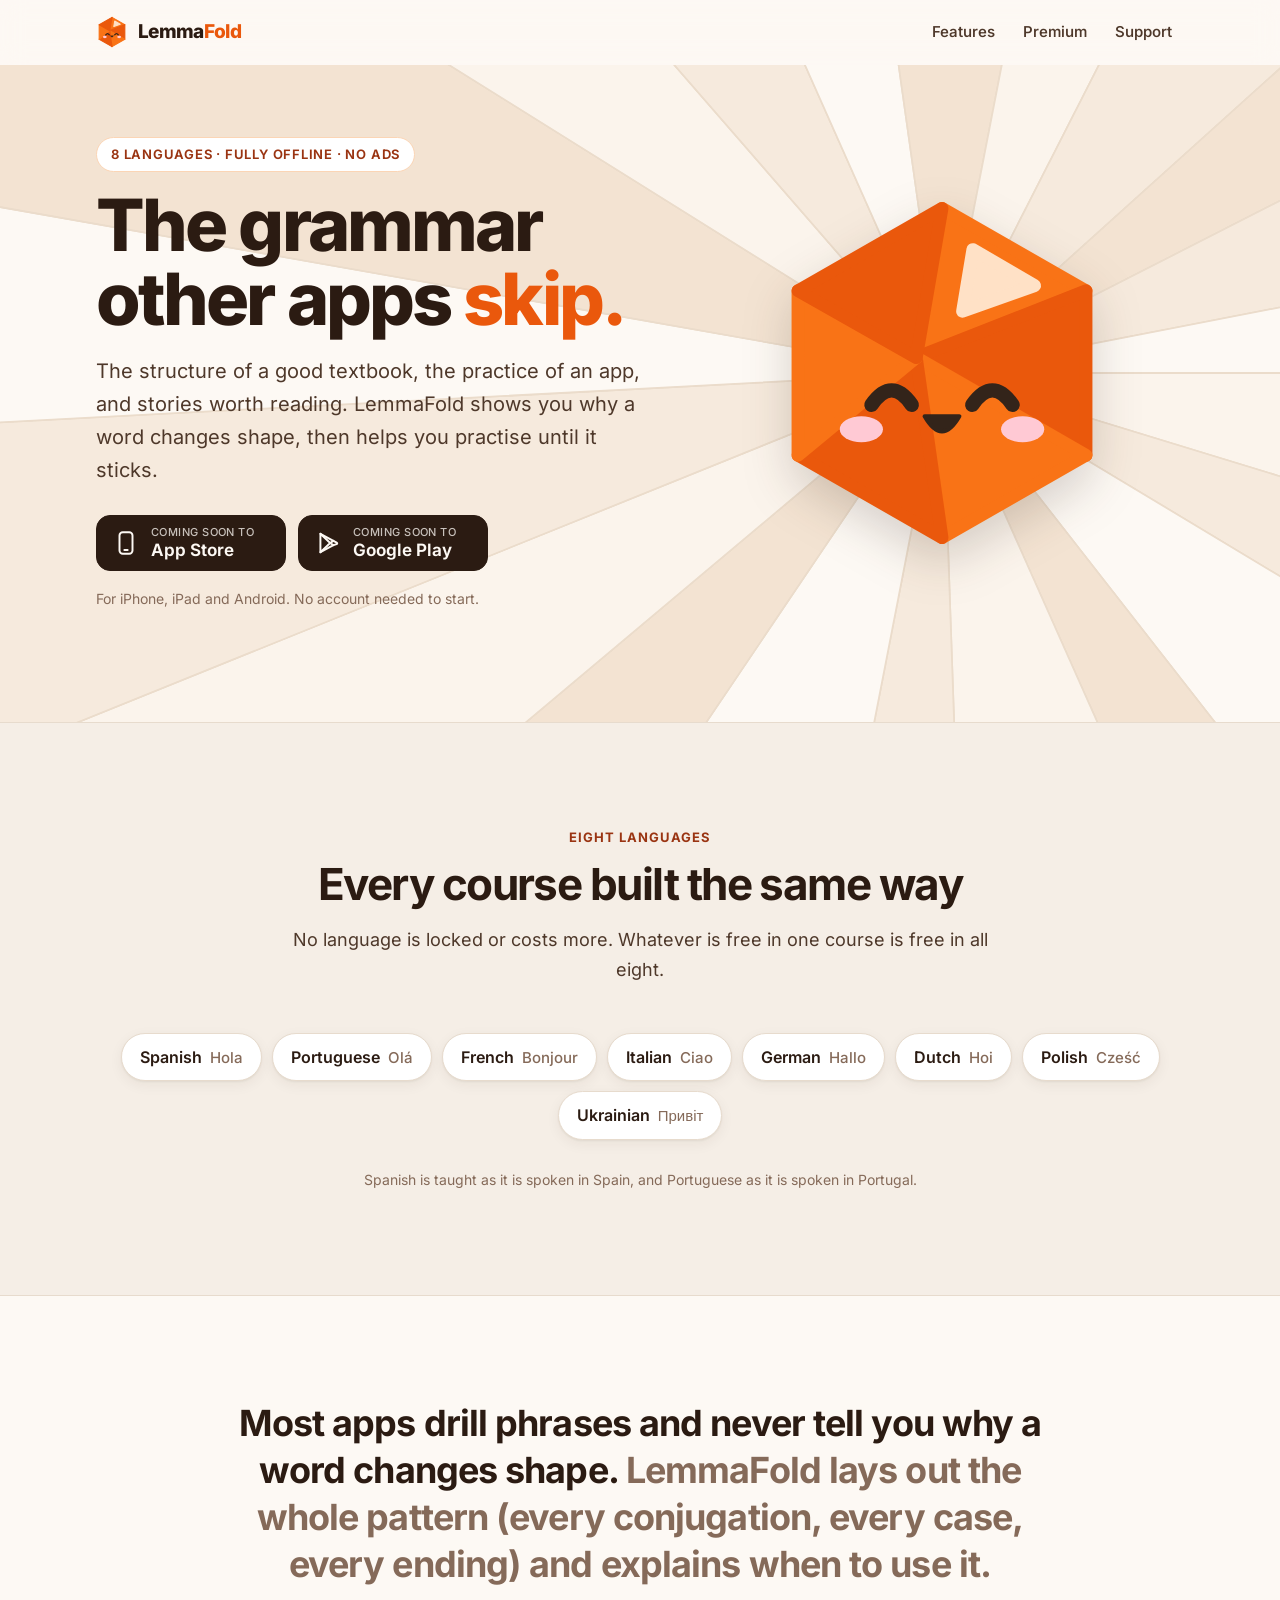
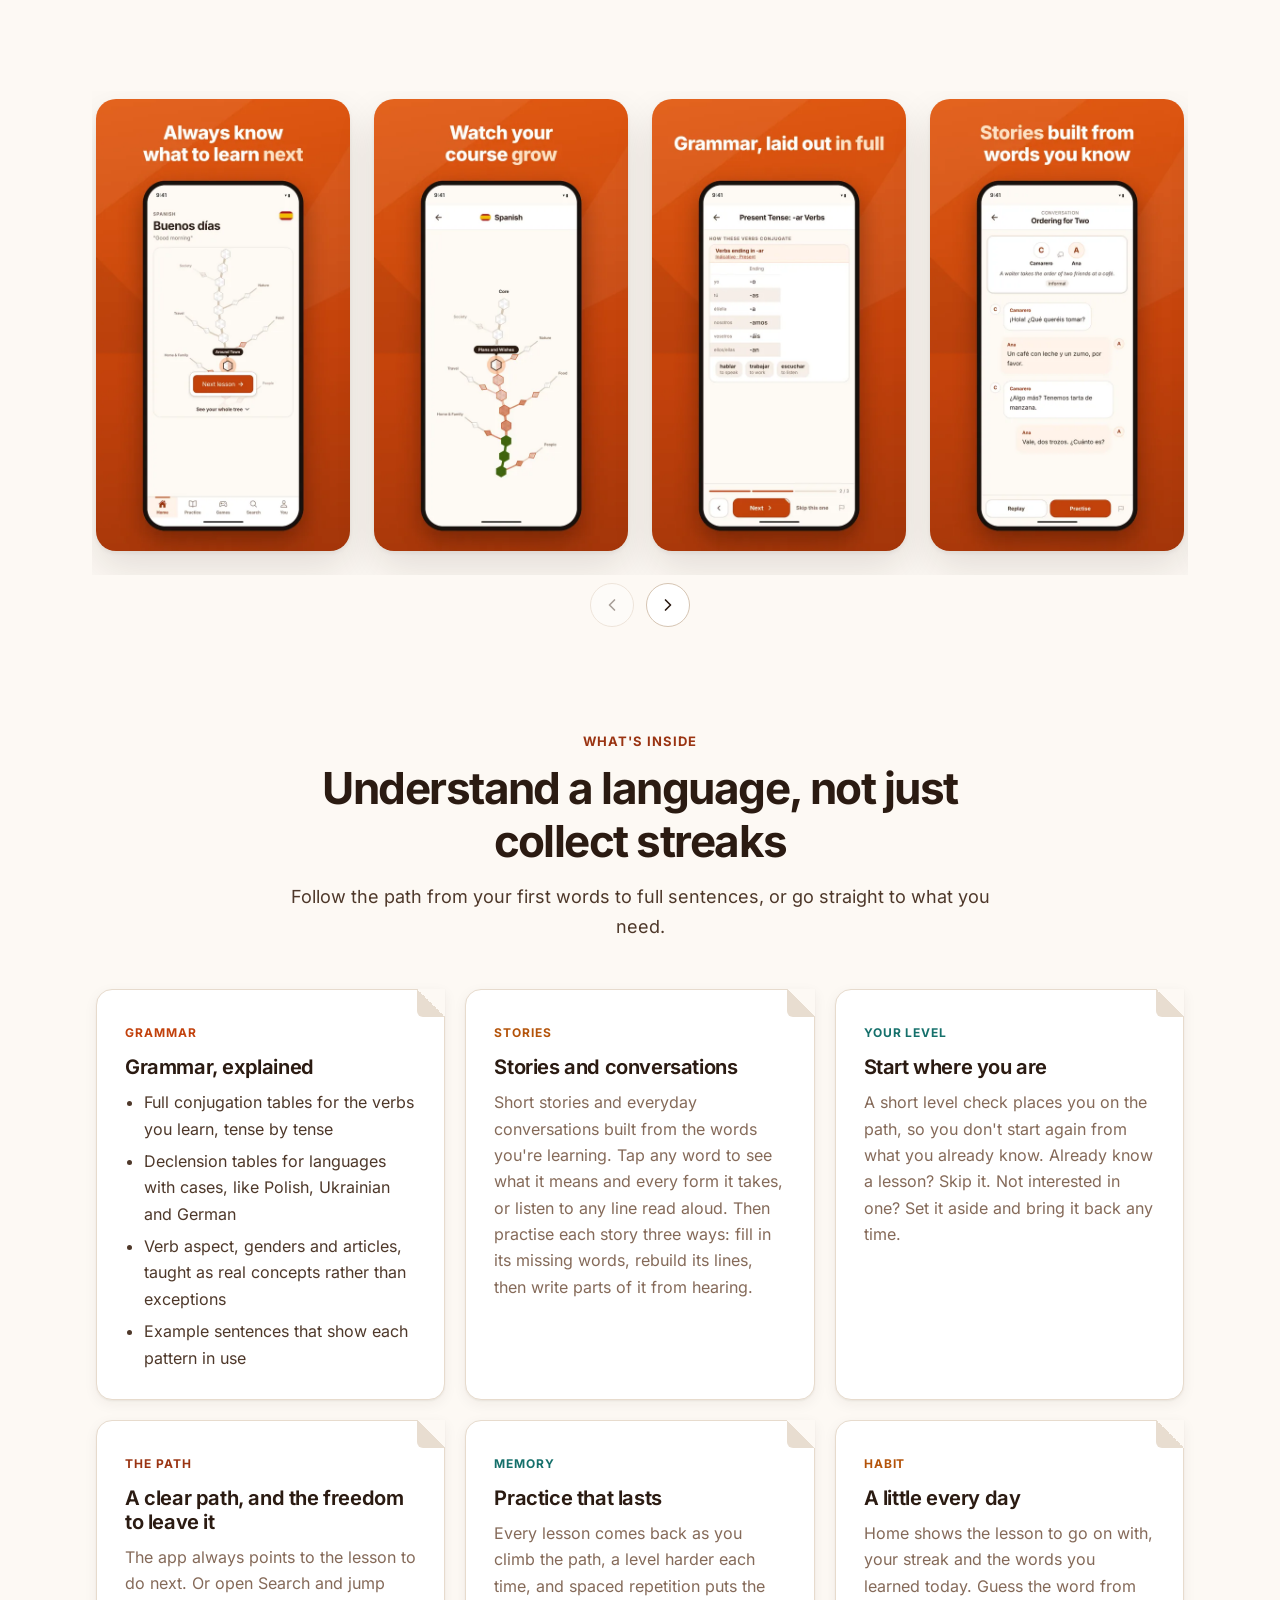
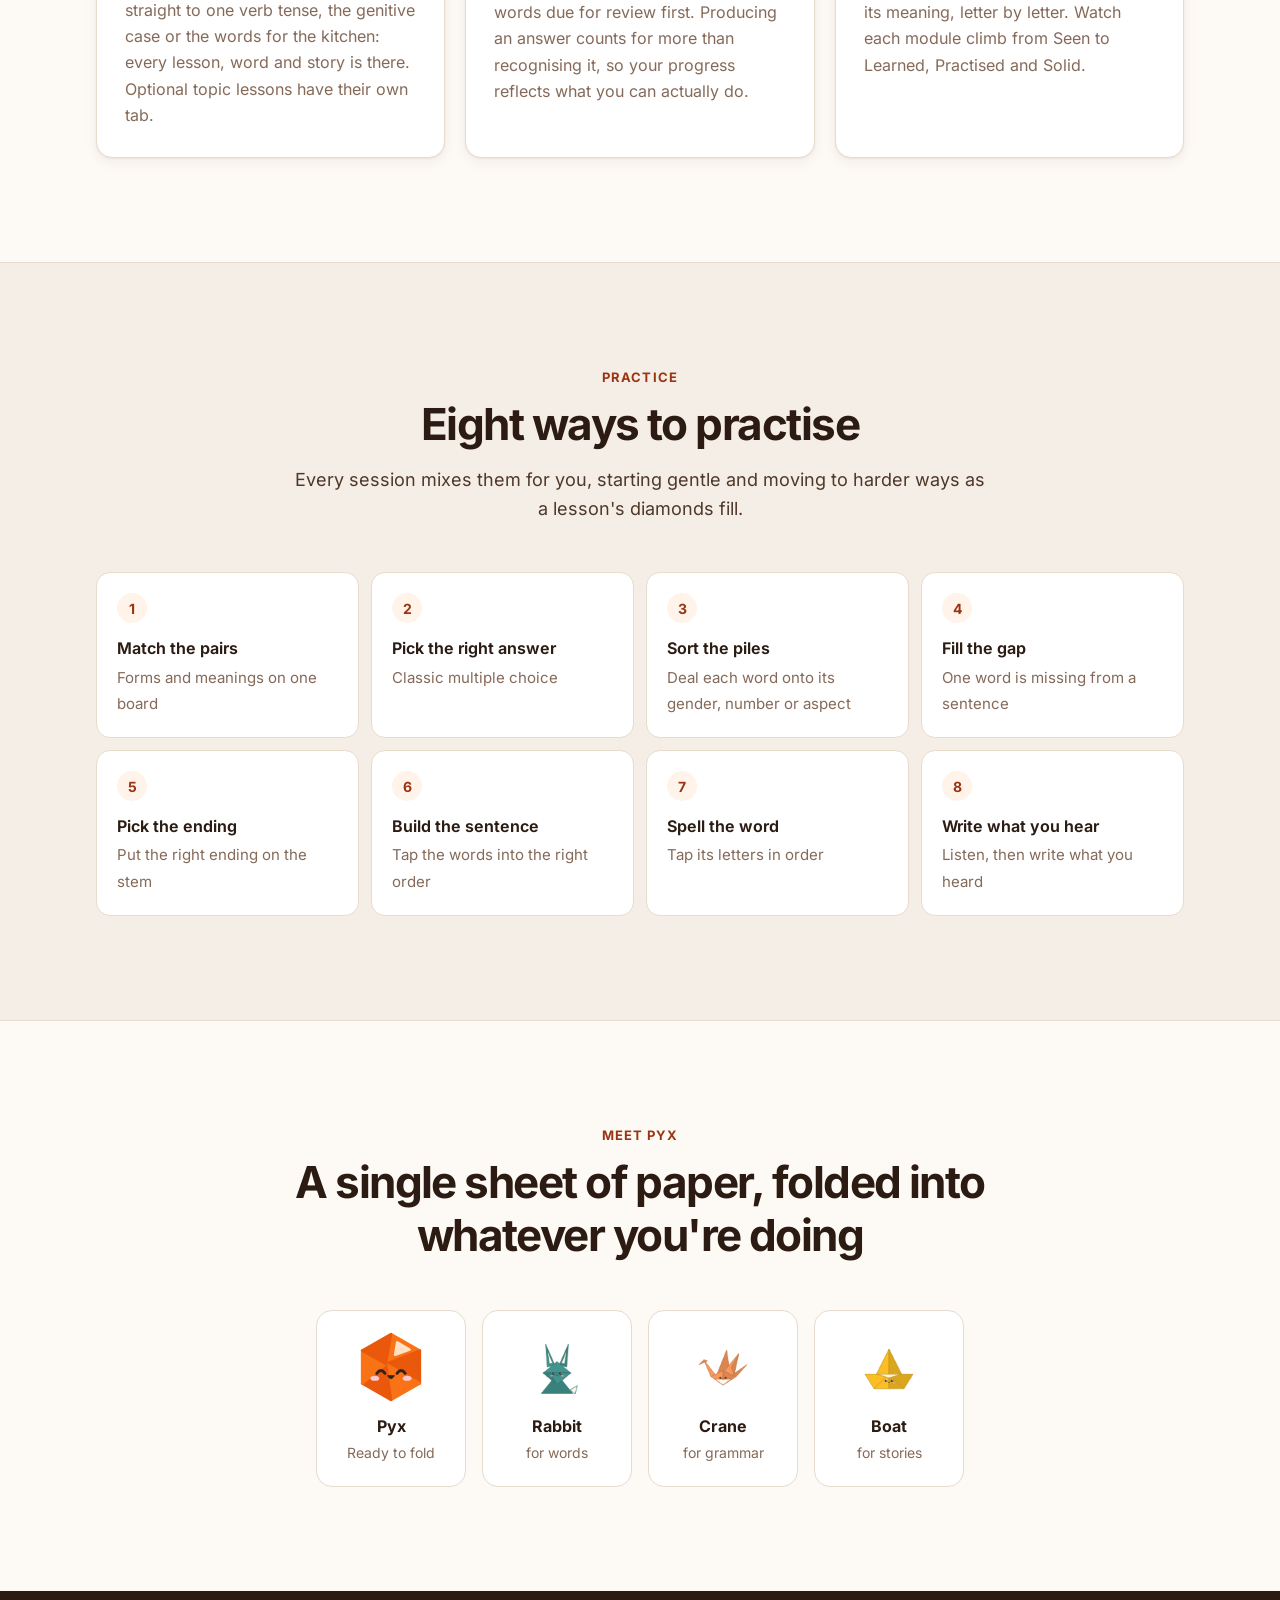
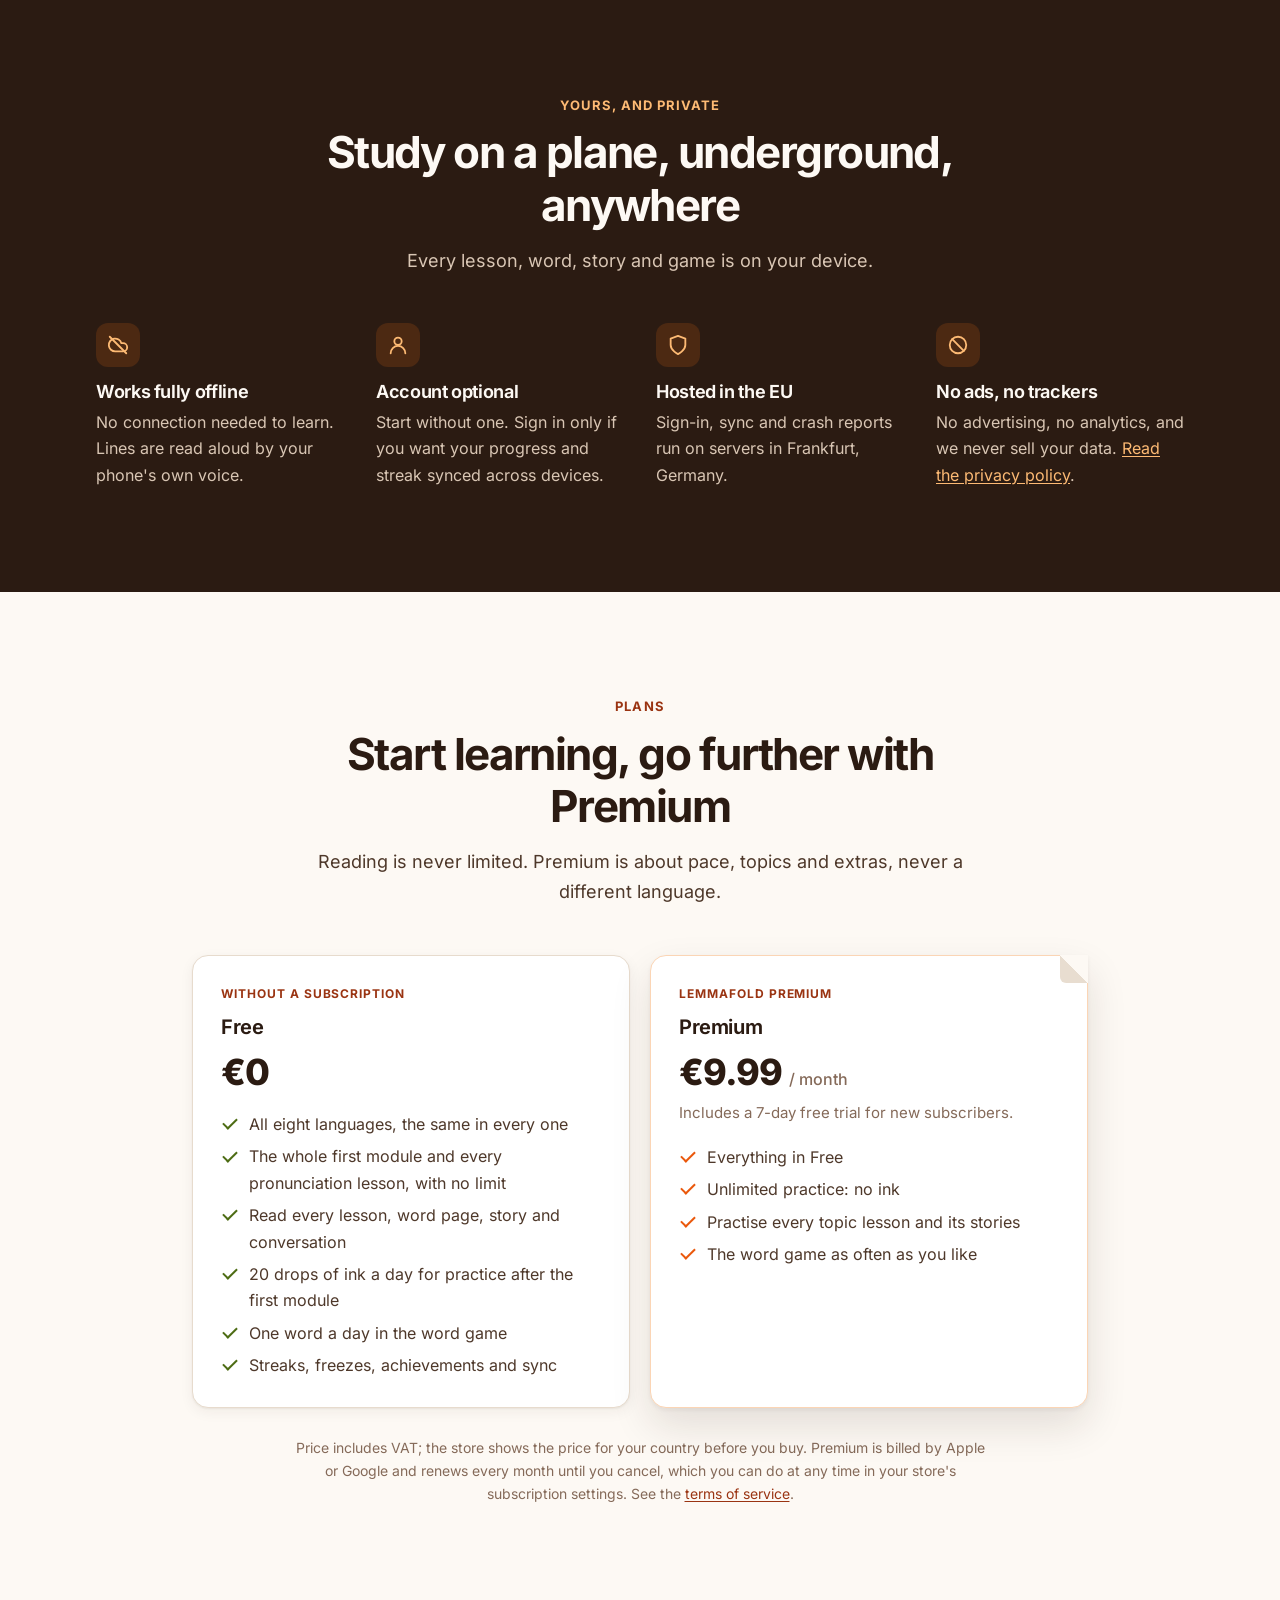
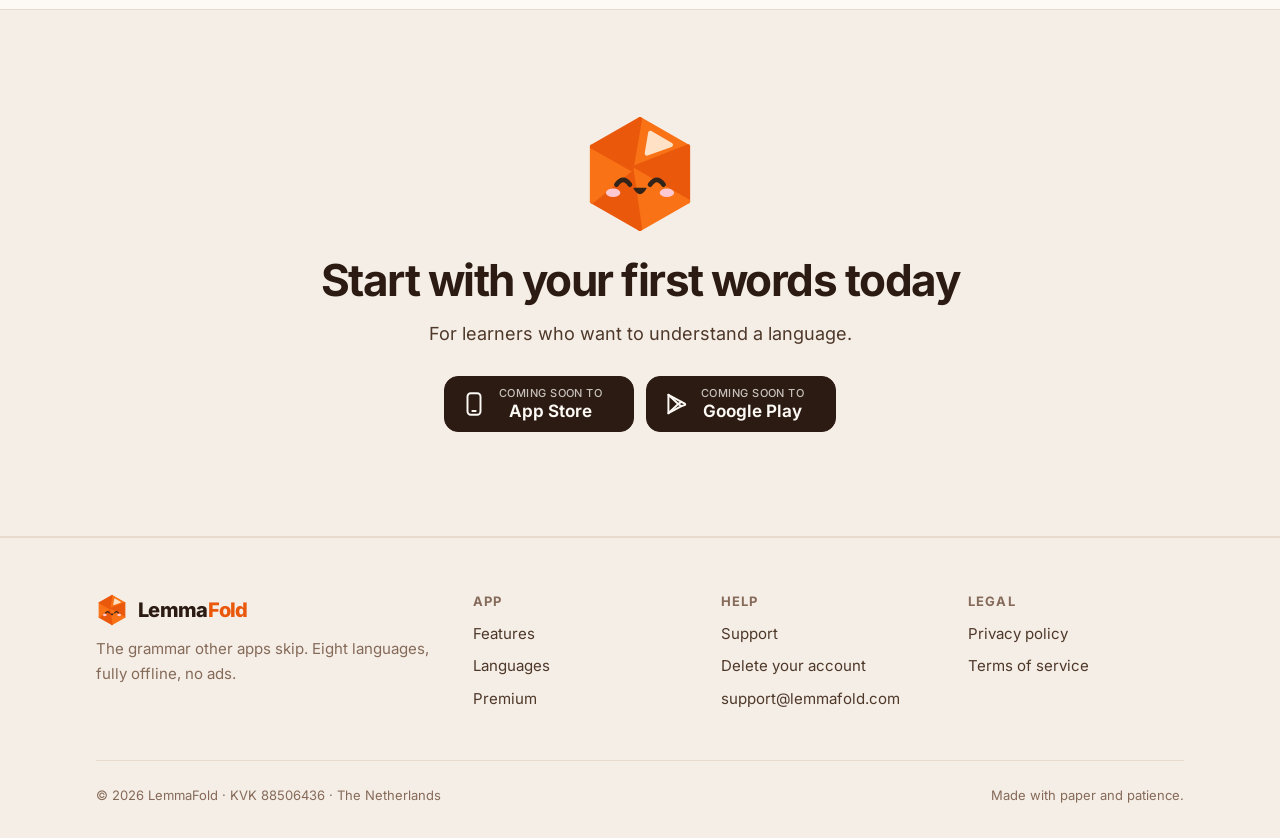
<file: index.html>
<!doctype html>
<html lang="en">
  <head>
    <meta charset="utf-8" />
    <meta name="viewport" content="width=device-width, initial-scale=1" />
    <title>LemmaFold - the grammar other language apps skip</title>
    <meta
      name="description"
      content="Learn Spanish, Portuguese, French, Italian, German, Dutch, Polish or Ukrainian with full grammar tables, stories built from words you know, and eight ways to practise. Fully offline, no ads."
    />
    <meta name="theme-color" content="#fdf9f4" media="(prefers-color-scheme: light)" />
    <meta name="theme-color" content="#1a120d" media="(prefers-color-scheme: dark)" />
    <link rel="icon" href="assets/pyx.svg" type="image/svg+xml" />
    <link rel="icon" href="assets/favicon-48.png" sizes="48x48" type="image/png" />
    <link rel="apple-touch-icon" href="assets/apple-touch-icon.png" />
    <link rel="canonical" href="https://lemmafold.com/" />
    <meta property="og:type" content="website" />
    <meta property="og:site_name" content="LemmaFold" />
    <meta property="og:title" content="LemmaFold - the grammar other language apps skip" />
    <meta
      property="og:description"
      content="Eight languages, full grammar, stories worth reading. Fully offline, no ads."
    />
    <meta property="og:url" content="https://lemmafold.com/" />
    <meta property="og:image" content="https://lemmafold.com/assets/og-image.png" />
    <meta property="og:image:width" content="1024" />
    <meta property="og:image:height" content="500" />
    <meta name="twitter:card" content="summary_large_image" />
    <link rel="preload" href="assets/fonts/inter-latin.woff2" as="font" type="font/woff2" crossorigin />
    <link rel="stylesheet" href="style.css?v=4" />
  </head>
  <body class="home">
    <a class="skip-link" href="#main">Skip to content</a>

    <header class="site">
      <div class="wrap">
        <a class="brand wordmark" href="/" aria-label="LemmaFold home">
          <img src="assets/pyx.svg" alt="" width="32" height="32" />
          <span>Lemma<span class="fold">Fold</span></span>
        </a>
        <nav aria-label="Main">
          <a class="nav-optional" href="#features">Features</a>
          <a class="nav-optional" href="#premium">Premium</a>
          <a href="/support">Support</a>
        </nav>
      </div>
    </header>

    <main id="main">
      <!-- Hero -->
      <section class="hero">
        <div class="wrap">
          <div class="hero-art">
            <svg class="rays" viewBox="-1200 -1200 2400 2400" aria-hidden="true" focusable="false">
              <style>
                .r1 { fill: var(--ray-1); } .r2 { fill: var(--ray-2); }
                .r3 { fill: var(--ray-3); } .r4 { fill: var(--ray-4); }
                .rays g { stroke: var(--ray-line); stroke-width: 1.5; }
              </style>
              <g>
                <polygon class="r1" points="0,0 1700,0 1626,497" />
                <polygon class="r2" points="0,0 1626,497 1457,876" />
                <polygon class="r3" points="0,0 1457,876 1047,1340" />
                <polygon class="r4" points="0,0 1047,1340 691,1553" />
                <polygon class="r1" points="0,0 691,1553 59,1699" />
                <polygon class="r2" points="0,0 59,1699 -324,1669" />
                <polygon class="r3" points="0,0 -324,1669 -951,1409" />
                <polygon class="r4" points="0,0 -951,1409 -1302,1093" />
                <polygon class="r1" points="0,0 -1302,1093 -1576,637" />
                <polygon class="r2" points="0,0 -1576,637 -1698,89" />
                <polygon class="r3" points="0,0 -1698,89 -1674,-295" />
                <polygon class="r4" points="0,0 -1674,-295 -1442,-901" />
                <polygon class="r1" points="0,0 -1442,-901 -1115,-1283" />
                <polygon class="r2" points="0,0 -1115,-1283 -691,-1553" />
                <polygon class="r3" points="0,0 -691,-1553 -237,-1683" />
                <polygon class="r4" points="0,0 -237,-1683 324,-1669" />
                <polygon class="r1" points="0,0 324,-1669 772,-1515" />
                <polygon class="r2" points="0,0 772,-1515 1263,-1138" />
                <polygon class="r4" points="0,0 1263,-1138 1515,-772" />
                <polygon class="r2" points="0,0 1515,-772 1669,-324" />
                <polygon class="r3" points="0,0 1669,-324 1700,0" />
              </g>
            </svg>
            <img class="pyx" src="assets/pyx.svg" alt="Pyx, LemmaFold's folded-paper mascot, smiling" width="360" height="360" />
          </div>

          <div class="hero-copy">
            <span class="eyebrow">8 languages · fully offline · no ads</span>
            <h1>The grammar other apps <em>skip.</em></h1>
            <p class="lede">
              The structure of a good textbook, the practice of an app, and stories worth reading.
              LemmaFold shows you why a word changes shape, then helps you practise until it sticks.
            </p>
            <!--
              Store buttons. When a store listing goes live, turn its <span class="store"> into
              <a class="store" href="..."> and change "Coming soon to" to "Download on" / "Get it on":
              Google Play: https://play.google.com/store/apps/details?id=com.lemmafold.app
              App Store:   https://apps.apple.com/app/id<APP_ID>
            -->
            <div class="stores">
              <span class="store" aria-label="Coming soon to the App Store">
                <svg viewBox="0 0 24 24" fill="none" stroke="currentColor" stroke-width="1.8" stroke-linecap="round" stroke-linejoin="round" aria-hidden="true"><rect x="6" y="2" width="12" height="20" rx="3" /><path d="M10.5 18.5h3" /></svg>
                <span><small>Coming soon to</small><b>App Store</b></span>
              </span>
              <span class="store" aria-label="Coming soon to Google Play">
                <svg viewBox="0 0 24 24" fill="none" stroke="currentColor" stroke-width="1.8" stroke-linecap="round" stroke-linejoin="round" aria-hidden="true"><path d="M5 3.5v17l9-8.5-9-8.5z" /><path d="M5 3.5 17 10l-3 2M5 20.5 17 14l-3-2" /><path d="m17 10 3 1.6c.7.4.7 1 0 1.4L17 14" /></svg>
                <span><small>Coming soon to</small><b>Google Play</b></span>
              </span>
            </div>
            <p class="fine">For iPhone, iPad and Android. No account needed to start.</p>
          </div>
        </div>
      </section>

      <!-- Languages -->
      <section class="band tint" id="languages" aria-labelledby="languages-title">
        <div class="wrap">
          <div class="section-head">
            <span class="kicker">Eight languages</span>
            <h2 id="languages-title">Every course built the same way</h2>
            <p>No language is locked or costs more. Whatever is free in one course is free in all eight.</p>
          </div>
          <ul class="languages">
            <li>Spanish <span lang="es">Hola</span></li>
            <li>Portuguese <span lang="pt">Olá</span></li>
            <li>French <span lang="fr">Bonjour</span></li>
            <li>Italian <span lang="it">Ciao</span></li>
            <li>German <span lang="de">Hallo</span></li>
            <li>Dutch <span lang="nl">Hoi</span></li>
            <li>Polish <span lang="pl">Cześć</span></li>
            <li>Ukrainian <span lang="uk">Привіт</span></li>
          </ul>
          <p class="small-print">Spanish is taught as it is spoken in Spain, and Portuguese as it is spoken in Portugal.</p>
        </div>
      </section>

      <!-- Statement -->
      <section class="band">
        <div class="wrap">
          <p class="statement">
            Most apps drill phrases and never tell you why a word changes shape.
            <span>LemmaFold lays out the whole pattern (every conjugation, every case, every
            ending) and explains when to use it.</span>
          </p>
        </div>
      </section>

      <!-- Screenshots -->
      <section class="gallery wrap" aria-label="Screenshots of the app">
        <ul class="gallery-track" id="gallery" tabindex="0">
          <li><img src="assets/screens/01-home.webp" width="540" height="960" loading="lazy" alt="Home screen: always know what to learn next, with the next lesson picked out on your course tree" /></li>
          <li><img src="assets/screens/02-tree.webp" width="540" height="960" loading="lazy" alt="Your whole course tree, with the core path and its topic branches filling in as you learn" /></li>
          <li><img src="assets/screens/03-grammar.webp" width="540" height="960" loading="lazy" alt="A grammar lesson laid out in full, with a complete conjugation table" /></li>
          <li><img src="assets/screens/04-stories.webp" width="540" height="960" loading="lazy" alt="A conversation built from words you know" /></li>
          <li><img src="assets/screens/05-practice.webp" width="540" height="960" loading="lazy" alt="A fill-the-gap practice question that gets harder as you learn" /></li>
          <li><img src="assets/screens/06-word.webp" width="540" height="960" loading="lazy" alt="A word page showing every form of the word, case by case" /></li>
          <li><img src="assets/screens/07-level-check.webp" width="540" height="960" loading="lazy" alt="The level check, to start at your level" /></li>
          <li><img src="assets/screens/08-topics.webp" width="540" height="960" loading="lazy" alt="Topic lessons you choose, beside the main path" /></li>
        </ul>
        <div class="gallery-nav">
          <button type="button" data-dir="-1" aria-label="Previous screenshots" aria-controls="gallery">
            <svg viewBox="0 0 24 24" fill="none" stroke="currentColor" stroke-width="2" stroke-linecap="round" stroke-linejoin="round" aria-hidden="true"><path d="m15 18-6-6 6-6" /></svg>
          </button>
          <button type="button" data-dir="1" aria-label="Next screenshots" aria-controls="gallery">
            <svg viewBox="0 0 24 24" fill="none" stroke="currentColor" stroke-width="2" stroke-linecap="round" stroke-linejoin="round" aria-hidden="true"><path d="m9 18 6-6-6-6" /></svg>
          </button>
        </div>
      </section>

      <!-- Features -->
      <section class="band" id="features" aria-labelledby="features-title">
        <div class="wrap">
          <div class="section-head">
            <span class="kicker">What's inside</span>
            <h2 id="features-title">Understand a language, not just collect streaks</h2>
            <p>Follow the path from your first words to full sentences, or go straight to what you need.</p>
          </div>

          <div class="grid three">
            <article class="paper folded">
              <span class="tag grammar">Grammar</span>
              <h3>Grammar, explained</h3>
              <ul>
                <li>Full conjugation tables for the verbs you learn, tense by tense</li>
                <li>Declension tables for languages with cases, like Polish, Ukrainian and German</li>
                <li>Verb aspect, genders and articles, taught as real concepts rather than exceptions</li>
                <li>Example sentences that show each pattern in use</li>
              </ul>
            </article>

            <article class="paper folded">
              <span class="tag stories">Stories</span>
              <h3>Stories and conversations</h3>
              <p class="muted">
                Short stories and everyday conversations built from the words you're learning. Tap any
                word to see what it means and every form it takes, or listen to any line read aloud.
                Then practise each story three ways: fill in its missing words, rebuild its lines, then
                write parts of it from hearing.
              </p>
            </article>

            <article class="paper folded">
              <span class="tag vocabulary">Your level</span>
              <h3>Start where you are</h3>
              <p class="muted">
                A short level check places you on the path, so you don't start again from what you
                already know. Already know a lesson? Skip it. Not interested in one? Set it aside and
                bring it back any time.
              </p>
            </article>

            <article class="paper folded">
              <span class="tag">The path</span>
              <h3>A clear path, and the freedom to leave it</h3>
              <p class="muted">
                The app always points to the lesson to do next. Or open Search and jump straight to one
                verb tense, the genitive case or the words for the kitchen: every lesson, word and story
                is there. Optional topic lessons have their own tab.
              </p>
            </article>

            <article class="paper folded">
              <span class="tag vocabulary">Memory</span>
              <h3>Practice that lasts</h3>
              <p class="muted">
                Every lesson comes back as you climb the path, a level harder each time, and spaced
                repetition puts the words due for review first. Producing an answer counts for more than
                recognising it, so your progress reflects what you can actually do.
              </p>
            </article>

            <article class="paper folded">
              <span class="tag stories">Habit</span>
              <h3>A little every day</h3>
              <p class="muted">
                Home shows the lesson to go on with, your streak and the words you learned today. Guess
                the word from its meaning, letter by letter. Watch each module climb from Seen to
                Learned, Practised and Solid.
              </p>
            </article>
          </div>
        </div>
      </section>

      <!-- Practice modes -->
      <section class="band tint" aria-labelledby="modes-title">
        <div class="wrap">
          <div class="section-head">
            <span class="kicker">Practice</span>
            <h2 id="modes-title">Eight ways to practise</h2>
            <p>Every session mixes them for you, starting gentle and moving to harder ways as a lesson's diamonds fill.</p>
          </div>
          <ol class="modes">
            <li><b>Match the pairs</b><span>Forms and meanings on one board</span></li>
            <li><b>Pick the right answer</b><span>Classic multiple choice</span></li>
            <li><b>Sort the piles</b><span>Deal each word onto its gender, number or aspect</span></li>
            <li><b>Fill the gap</b><span>One word is missing from a sentence</span></li>
            <li><b>Pick the ending</b><span>Put the right ending on the stem</span></li>
            <li><b>Build the sentence</b><span>Tap the words into the right order</span></li>
            <li><b>Spell the word</b><span>Tap its letters in order</span></li>
            <li><b>Write what you hear</b><span>Listen, then write what you heard</span></li>
          </ol>
        </div>
      </section>

      <!-- Meet Pyx -->
      <section class="band" aria-labelledby="pyx-title">
        <div class="wrap">
          <div class="section-head">
            <span class="kicker">Meet Pyx</span>
            <h2 id="pyx-title">A single sheet of paper, folded into whatever you're doing</h2>
          </div>
          <ul class="pyx-row">
            <li><img src="assets/pyx.svg" alt="" width="72" height="72" /><b>Pyx</b><span>Ready to fold</span></li>
            <li><img src="assets/pyx/rabbit.png" alt="" width="72" height="72" /><b>Rabbit</b><span>for words</span></li>
            <li><img src="assets/pyx/crane.png" alt="" width="72" height="72" /><b>Crane</b><span>for grammar</span></li>
            <li><img src="assets/pyx/boat.png" alt="" width="72" height="72" /><b>Boat</b><span>for stories</span></li>
          </ul>
        </div>
      </section>

      <!-- Private -->
      <section class="band ink" aria-labelledby="private-title">
        <div class="wrap">
          <div class="section-head">
            <span class="kicker">Yours, and private</span>
            <h2 id="private-title">Study on a plane, underground, anywhere</h2>
            <p>Every lesson, word, story and game is on your device.</p>
          </div>
          <div class="points">
            <div>
              <div class="icon"><svg viewBox="0 0 24 24" fill="none" stroke="currentColor" stroke-width="2" stroke-linecap="round" stroke-linejoin="round" aria-hidden="true"><path d="M17.5 19H9a7 7 0 1 1 6.71-9h1.79a4.5 4.5 0 1 1 0 9Z" /><path d="m3 3 18 18" /></svg></div>
              <h3>Works fully offline</h3>
              <p>No connection needed to learn. Lines are read aloud by your phone's own voice.</p>
            </div>
            <div>
              <div class="icon"><svg viewBox="0 0 24 24" fill="none" stroke="currentColor" stroke-width="2" stroke-linecap="round" stroke-linejoin="round" aria-hidden="true"><circle cx="12" cy="8" r="4" /><path d="M4 21a8 8 0 0 1 16 0" /></svg></div>
              <h3>Account optional</h3>
              <p>Start without one. Sign in only if you want your progress and streak synced across devices.</p>
            </div>
            <div>
              <div class="icon"><svg viewBox="0 0 24 24" fill="none" stroke="currentColor" stroke-width="2" stroke-linecap="round" stroke-linejoin="round" aria-hidden="true"><path d="M12 22s8-4 8-10V5l-8-3-8 3v7c0 6 8 10 8 10Z" /></svg></div>
              <h3>Hosted in the EU</h3>
              <p>Sign-in, sync and crash reports run on servers in Frankfurt, Germany.</p>
            </div>
            <div>
              <div class="icon"><svg viewBox="0 0 24 24" fill="none" stroke="currentColor" stroke-width="2" stroke-linecap="round" stroke-linejoin="round" aria-hidden="true"><circle cx="12" cy="12" r="9" /><path d="m5.7 5.7 12.6 12.6" /></svg></div>
              <h3>No ads, no trackers</h3>
              <p>No advertising, no analytics, and we never sell your data. <a href="/privacy">Read the privacy policy</a>.</p>
            </div>
          </div>
        </div>
      </section>

      <!-- Premium -->
      <section class="band" id="premium" aria-labelledby="premium-title">
        <div class="wrap">
          <div class="section-head">
            <span class="kicker">Plans</span>
            <h2 id="premium-title">Start learning, go further with Premium</h2>
            <p>Reading is never limited. Premium is about pace, topics and extras, never a different language.</p>
          </div>

          <div class="plans">
            <article class="paper plan">
              <span class="tag">Without a subscription</span>
              <h3>Free</h3>
              <p class="price">€0</p>
              <ul>
                <li>All eight languages, the same in every one</li>
                <li>The whole first module and every pronunciation lesson, with no limit</li>
                <li>Read every lesson, word page, story and conversation</li>
                <li>20 drops of ink a day for practice after the first module</li>
                <li>One word a day in the word game</li>
                <li>Streaks, freezes, achievements and sync</li>
              </ul>
            </article>

            <article class="paper plan premium folded">
              <span class="tag">LemmaFold Premium</span>
              <h3>Premium</h3>
              <p class="price">€9.99 <small>/ month</small></p>
              <p class="trial">Includes a 7-day free trial for new subscribers.</p>
              <ul>
                <li>Everything in Free</li>
                <li>Unlimited practice: no ink</li>
                <li>Practise every topic lesson and its stories</li>
                <li>The word game as often as you like</li>
              </ul>
            </article>
          </div>

          <p class="small-print">
            Price includes VAT; the store shows the price for your country before you buy. Premium is
            billed by Apple or Google and renews every month until you cancel, which you can do at
            any time in your store's subscription settings. See the <a href="/terms#premium">terms of service</a>.
          </p>
        </div>
      </section>

      <!-- CTA -->
      <section class="band tint cta">
        <div class="wrap">
          <img class="pyx" src="assets/pyx.svg" alt="" width="120" height="120" />
          <h2>Start with your first words today</h2>
          <p>For learners who want to understand a language.</p>
          <div class="stores">
            <span class="store" aria-label="Coming soon to the App Store">
              <svg viewBox="0 0 24 24" fill="none" stroke="currentColor" stroke-width="1.8" stroke-linecap="round" stroke-linejoin="round" aria-hidden="true"><rect x="6" y="2" width="12" height="20" rx="3" /><path d="M10.5 18.5h3" /></svg>
              <span><small>Coming soon to</small><b>App Store</b></span>
            </span>
            <span class="store" aria-label="Coming soon to Google Play">
              <svg viewBox="0 0 24 24" fill="none" stroke="currentColor" stroke-width="1.8" stroke-linecap="round" stroke-linejoin="round" aria-hidden="true"><path d="M5 3.5v17l9-8.5-9-8.5z" /><path d="M5 3.5 17 10l-3 2M5 20.5 17 14l-3-2" /><path d="m17 10 3 1.6c.7.4.7 1 0 1.4L17 14" /></svg>
              <span><small>Coming soon to</small><b>Google Play</b></span>
            </span>
          </div>
        </div>
      </section>
    </main>

    <footer class="site">
      <div class="wrap">
        <div class="footer-grid">
          <div class="footer-brand">
            <a class="brand wordmark" href="/"><img src="assets/pyx.svg" alt="" width="32" height="32" /><span>Lemma<span class="fold">Fold</span></span></a>
            <p>The grammar other apps skip. Eight languages, fully offline, no ads.</p>
          </div>
          <nav aria-labelledby="f-app">
            <h2 id="f-app">App</h2>
            <ul>
              <li><a href="/#features">Features</a></li>
              <li><a href="/#languages">Languages</a></li>
              <li><a href="/#premium">Premium</a></li>
            </ul>
          </nav>
          <nav aria-labelledby="f-help">
            <h2 id="f-help">Help</h2>
            <ul>
              <li><a href="/support">Support</a></li>
              <li><a href="/delete-account">Delete your account</a></li>
              <li><a href="mailto:support@lemmafold.com">support@lemmafold.com</a></li>
            </ul>
          </nav>
          <nav aria-labelledby="f-legal">
            <h2 id="f-legal">Legal</h2>
            <ul>
              <li><a href="/privacy">Privacy policy</a></li>
              <li><a href="/terms">Terms of service</a></li>
            </ul>
          </nav>
        </div>
        <div class="footer-bottom">
          <span>© 2026 LemmaFold · KVK 88506436 · The Netherlands</span>
          <span>Made with paper and patience.</span>
        </div>
      </div>
    </footer>

    <script>
      (function () {
        var header = document.querySelector('header.site');
        var onScroll = function () {
          header.classList.toggle('scrolled', window.scrollY > 8);
        };
        window.addEventListener('scroll', onScroll, { passive: true });
        onScroll();

        var track = document.getElementById('gallery');
        var buttons = document.querySelectorAll('.gallery-nav button');
        var update = function () {
          var max = track.scrollWidth - track.clientWidth - 8;
          buttons[0].disabled = track.scrollLeft <= 8;
          buttons[1].disabled = track.scrollLeft >= max;
        };
        buttons.forEach(function (b) {
          b.addEventListener('click', function () {
            // Move by as many screenshots as fit in full: four on desktop, one on a phone.
            var gap = parseFloat(getComputedStyle(track).columnGap) || 0;
            var item = track.children[0].getBoundingClientRect().width + gap;
            var perPage = Math.max(1, Math.floor((track.clientWidth + gap) / item));
            var step = perPage * item * Number(b.dataset.dir);
            track.scrollBy({ left: step, behavior: 'smooth' });
          });
        });
        track.addEventListener('scroll', update, { passive: true });
        window.addEventListener('resize', update);
        update();
      })();
    </script>
  </body>
</html>
</file>
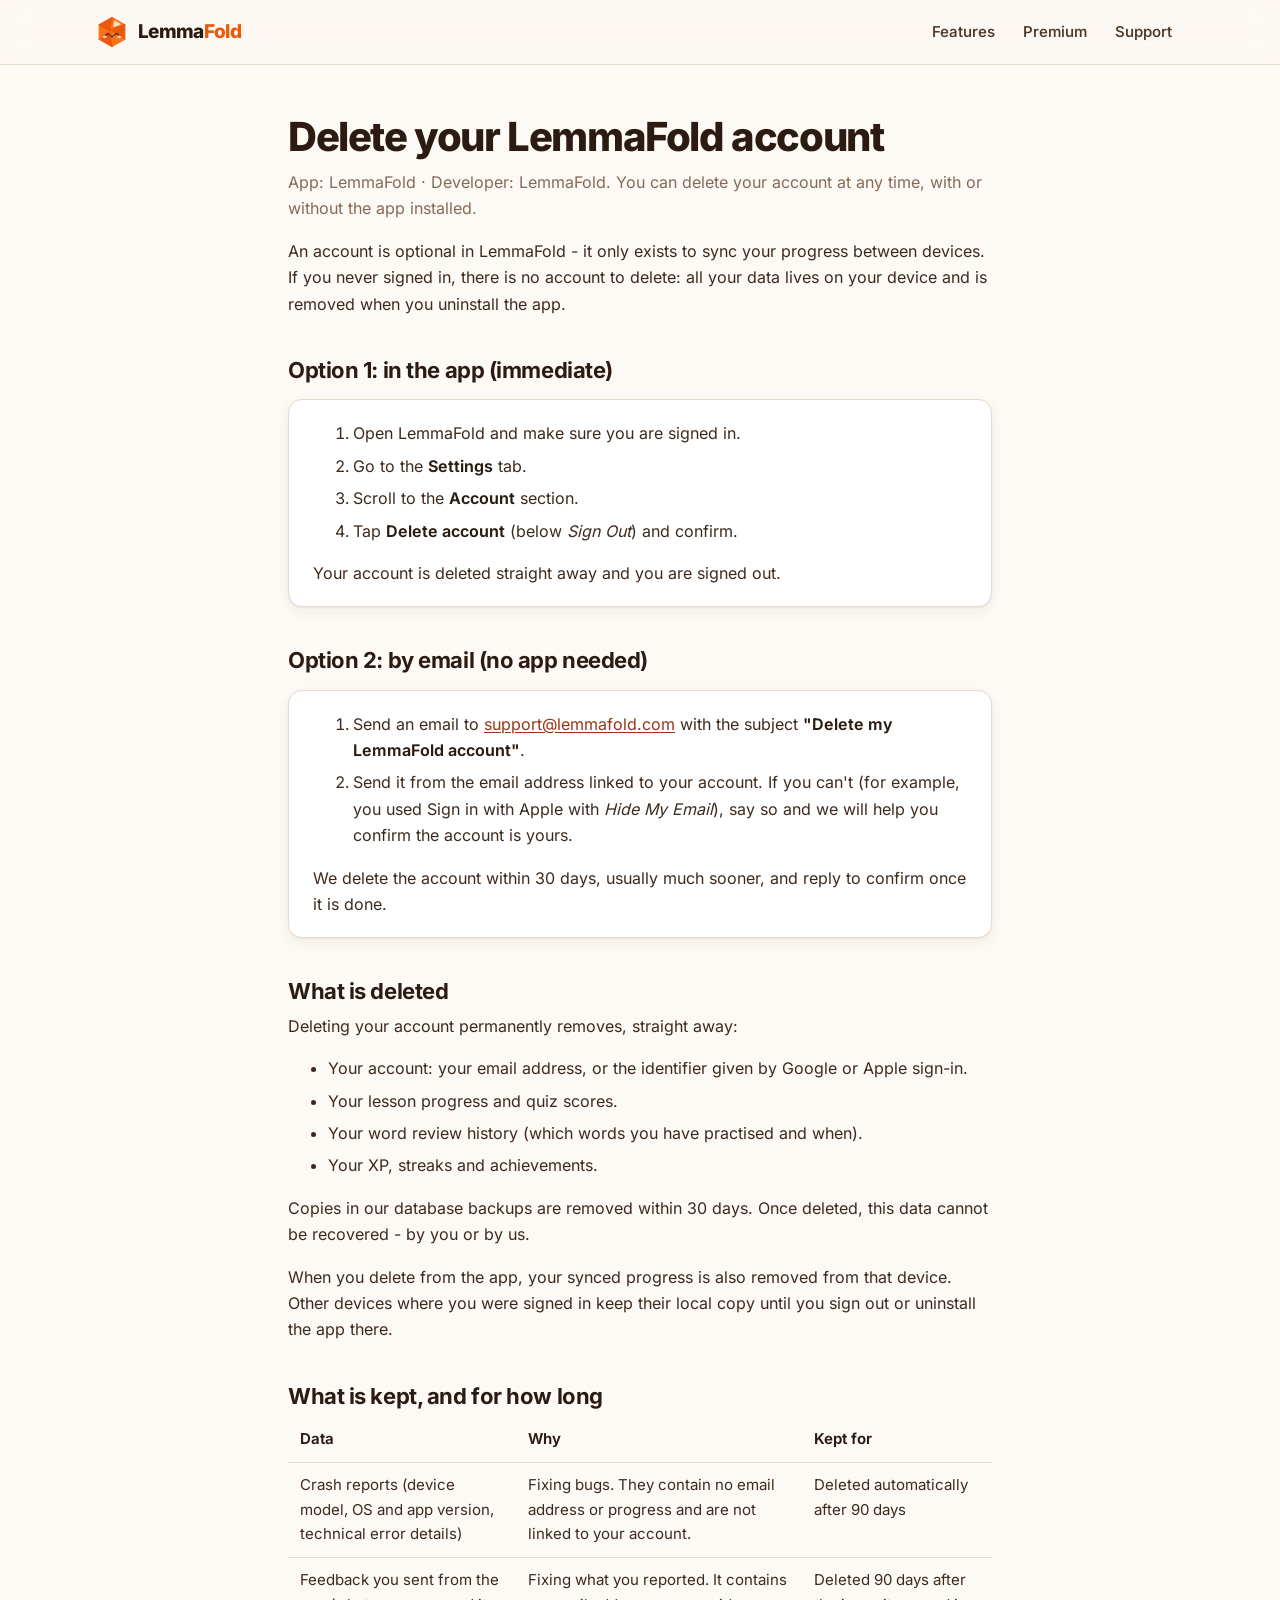
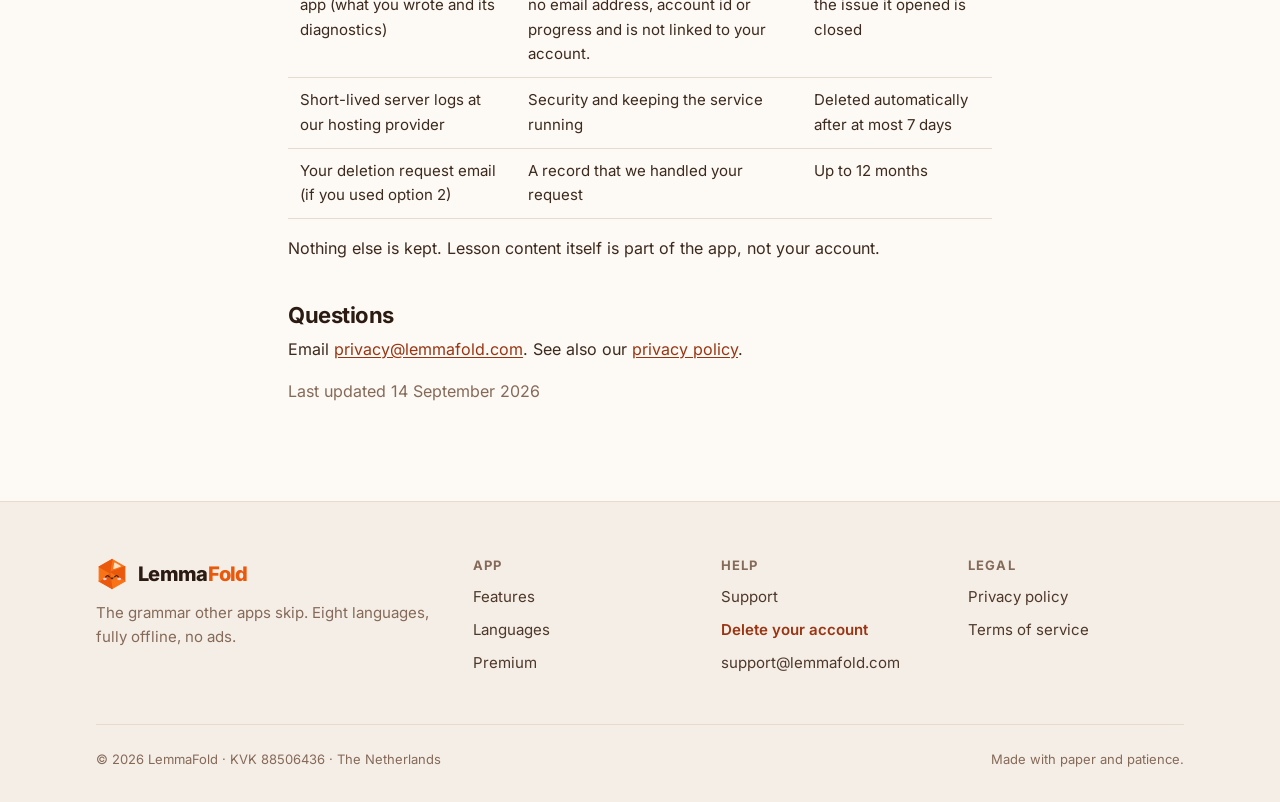
<file: delete-account.html>
<!doctype html>
<html lang="en">
  <head>
    <meta charset="utf-8" />
    <meta name="viewport" content="width=device-width, initial-scale=1" />
    <title>Delete your LemmaFold account</title>
    <meta
      name="description"
      content="How to delete your LemmaFold account, and what data is deleted or kept."
    />
    <meta name="theme-color" content="#fdf9f4" media="(prefers-color-scheme: light)" />
    <meta name="theme-color" content="#1a120d" media="(prefers-color-scheme: dark)" />
    <link rel="icon" href="assets/pyx.svg" type="image/svg+xml" />
    <link rel="icon" href="assets/favicon-48.png" sizes="48x48" type="image/png" />
    <link rel="apple-touch-icon" href="assets/apple-touch-icon.png" />
    <link rel="canonical" href="https://lemmafold.com/delete-account" />
    <link rel="preload" href="assets/fonts/inter-latin.woff2" as="font" type="font/woff2" crossorigin />
    <link rel="stylesheet" href="style.css?v=4" />
  </head>
  <body>
    <a class="skip-link" href="#main">Skip to content</a>

    <header class="site">
      <div class="wrap">
        <a class="brand wordmark" href="/" aria-label="LemmaFold home">
          <img src="assets/pyx.svg" alt="" width="32" height="32" />
          <span>Lemma<span class="fold">Fold</span></span>
        </a>
        <nav aria-label="Main">
          <a class="nav-optional" href="/#features">Features</a>
          <a class="nav-optional" href="/#premium">Premium</a>
          <a href="/support">Support</a>
        </nav>
      </div>
    </header>

    <main id="main" class="doc">
      <h1>Delete your LemmaFold account</h1>
      <p class="muted">
        App: LemmaFold · Developer: LemmaFold. You can delete your account at any time, with or
        without the app installed.
      </p>

      <p>
        An account is optional in LemmaFold - it only exists to sync your progress between devices.
        If you never signed in, there is no account to delete: all your data lives on your device
        and is removed when you uninstall the app.
      </p>

      <h2>Option 1: in the app (immediate)</h2>
      <div class="card">
        <ol>
          <li>Open LemmaFold and make sure you are signed in.</li>
          <li>Go to the <strong>Settings</strong> tab.</li>
          <li>Scroll to the <strong>Account</strong> section.</li>
          <li>Tap <strong>Delete account</strong> (below <em>Sign Out</em>) and confirm.</li>
        </ol>
        <p>Your account is deleted straight away and you are signed out.</p>
      </div>

      <h2>Option 2: by email (no app needed)</h2>
      <div class="card">
        <ol>
          <li>
            Send an email to
            <a href="mailto:support@lemmafold.com?subject=Delete%20my%20LemmaFold%20account"
              >support@lemmafold.com</a
            >
            with the subject <strong>"Delete my LemmaFold account"</strong>.
          </li>
          <li>
            Send it from the email address linked to your account. If you can't (for example, you
            used Sign in with Apple with <em>Hide My Email</em>), say so and we will help you
            confirm the account is yours.
          </li>
        </ol>
        <p>
          We delete the account within 30 days, usually much sooner, and reply to confirm once it
          is done.
        </p>
      </div>

      <h2>What is deleted</h2>
      <p>Deleting your account permanently removes, straight away:</p>
      <ul>
        <li>Your account: your email address, or the identifier given by Google or Apple sign-in.</li>
        <li>Your lesson progress and quiz scores.</li>
        <li>Your word review history (which words you have practised and when).</li>
        <li>Your XP, streaks and achievements.</li>
      </ul>
      <p>
        Copies in our database backups are removed within 30 days. Once deleted, this data cannot be
        recovered - by you or by us.
      </p>
      <p>
        When you delete from the app, your synced progress is also removed from that device. Other
        devices where you were signed in keep their local copy until you sign out or uninstall the
        app there.
      </p>

      <h2>What is kept, and for how long</h2>
      <div class="table-wrap">
        <table>
          <thead>
            <tr>
              <th>Data</th>
              <th>Why</th>
              <th>Kept for</th>
            </tr>
          </thead>
          <tbody>
            <tr>
              <td>Crash reports (device model, OS and app version, technical error details)</td>
              <td>
                Fixing bugs. They contain no email address or progress and are not linked to your
                account.
              </td>
              <td>Deleted automatically after 90 days</td>
            </tr>
            <tr>
              <td>Feedback you sent from the app (what you wrote and its diagnostics)</td>
              <td>
                Fixing what you reported. It contains no email address, account id or progress and
                is not linked to your account.
              </td>
              <td>Deleted 90 days after the issue it opened is closed</td>
            </tr>
            <tr>
              <td>Short-lived server logs at our hosting provider</td>
              <td>Security and keeping the service running</td>
              <td>Deleted automatically after at most 7 days</td>
            </tr>
            <tr>
              <td>Your deletion request email (if you used option 2)</td>
              <td>A record that we handled your request</td>
              <td>Up to 12 months</td>
            </tr>
          </tbody>
        </table>
      </div>
      <p>
        Nothing else is kept. Lesson content itself is part of the app, not your account.
      </p>

      <h2>Questions</h2>
      <p>
        Email <a href="mailto:privacy@lemmafold.com">privacy@lemmafold.com</a>. See also our
        <a href="/privacy">privacy policy</a>.
      </p>
      <p class="muted">Last updated 14 September 2026</p>
    </main>

    <footer class="site">
      <div class="wrap">
        <div class="footer-grid">
          <div class="footer-brand">
            <a class="brand wordmark" href="/"><img src="assets/pyx.svg" alt="" width="32" height="32" /><span>Lemma<span class="fold">Fold</span></span></a>
            <p>The grammar other apps skip. Eight languages, fully offline, no ads.</p>
          </div>
          <nav aria-labelledby="f-app">
            <h2 id="f-app">App</h2>
            <ul>
              <li><a href="/#features">Features</a></li>
              <li><a href="/#languages">Languages</a></li>
              <li><a href="/#premium">Premium</a></li>
            </ul>
          </nav>
          <nav aria-labelledby="f-help">
            <h2 id="f-help">Help</h2>
            <ul>
              <li><a href="/support">Support</a></li>
              <li><a href="/delete-account" aria-current="page">Delete your account</a></li>
              <li><a href="mailto:support@lemmafold.com">support@lemmafold.com</a></li>
            </ul>
          </nav>
          <nav aria-labelledby="f-legal">
            <h2 id="f-legal">Legal</h2>
            <ul>
              <li><a href="/privacy">Privacy policy</a></li>
              <li><a href="/terms">Terms of service</a></li>
            </ul>
          </nav>
        </div>
        <div class="footer-bottom">
          <span>© 2026 LemmaFold · KVK 88506436 · The Netherlands</span>
          <span>Made with paper and patience.</span>
        </div>
      </div>
    </footer>
  </body>
</html>
</file>
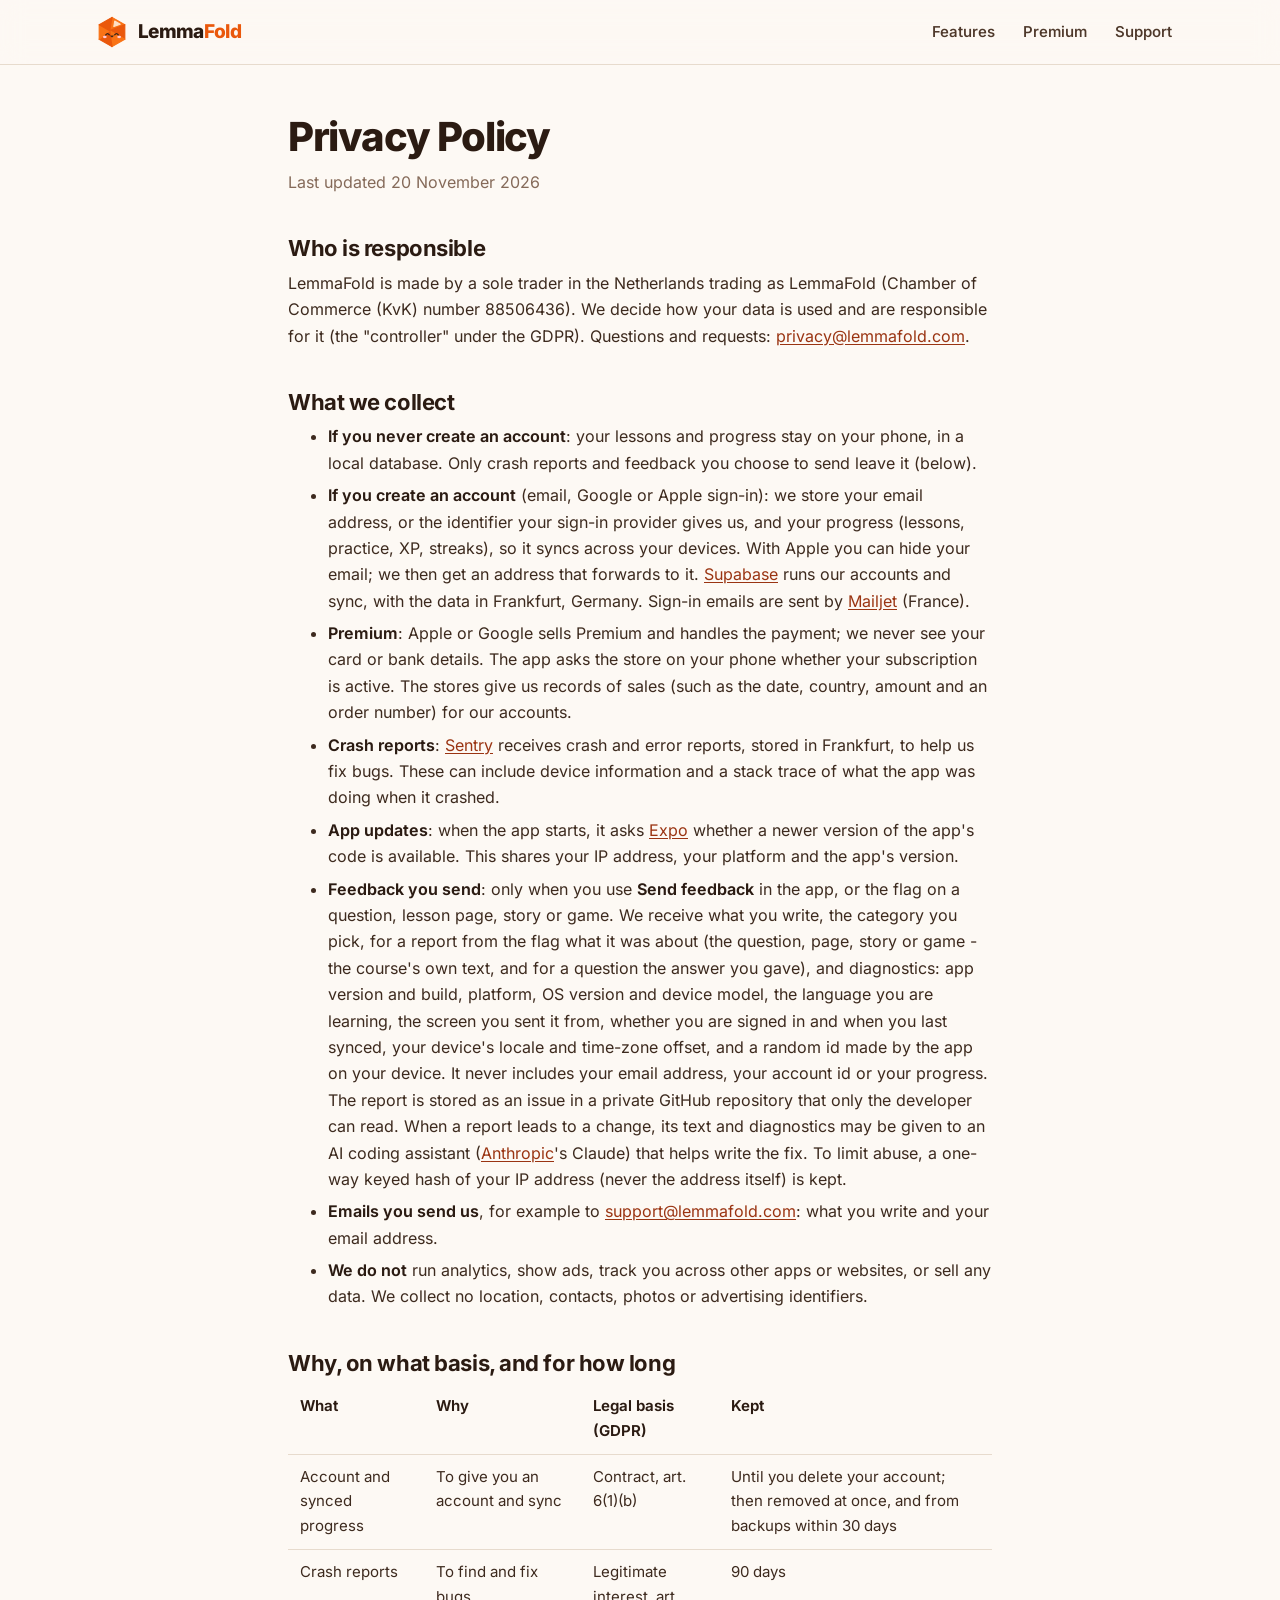
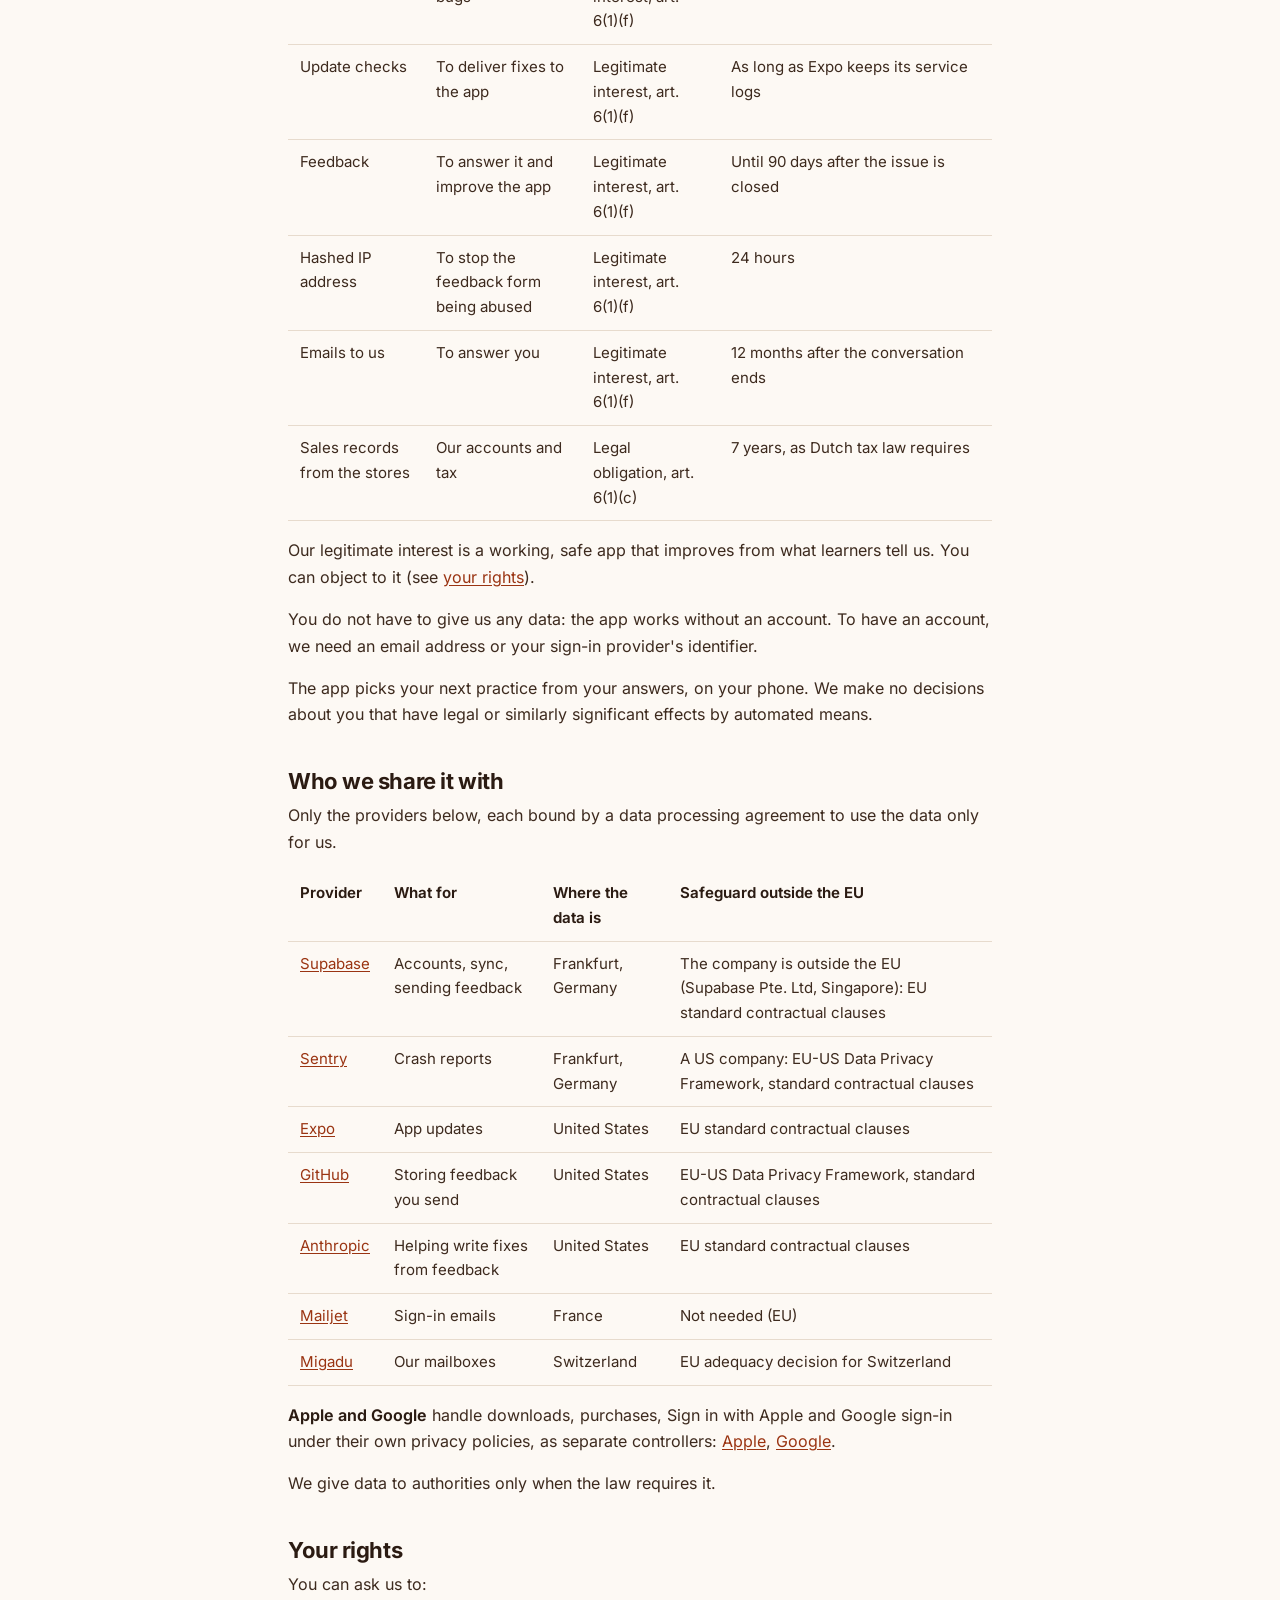
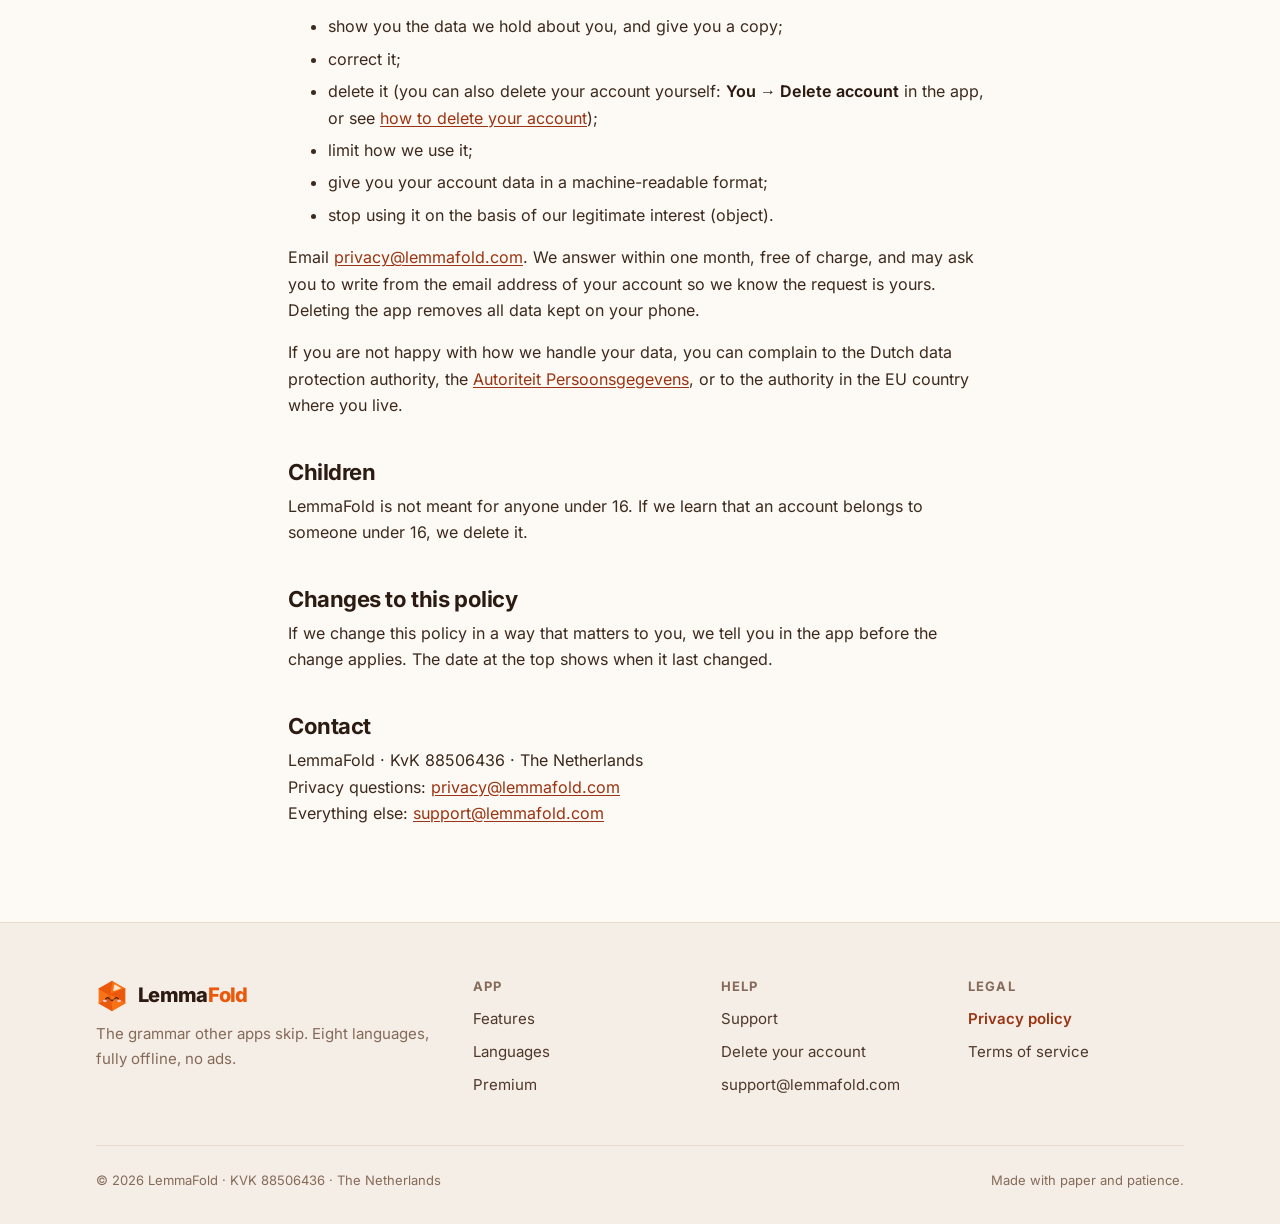
<file: privacy.html>
<!doctype html>
<html lang="en">
  <head>
    <meta charset="utf-8" />
    <meta name="viewport" content="width=device-width, initial-scale=1" />
    <title>LemmaFold Privacy Policy</title>
    <meta name="description" content="What data LemmaFold collects, why, and your rights." />
    <meta name="theme-color" content="#fdf9f4" media="(prefers-color-scheme: light)" />
    <meta name="theme-color" content="#1a120d" media="(prefers-color-scheme: dark)" />
    <link rel="icon" href="assets/pyx.svg" type="image/svg+xml" />
    <link rel="icon" href="assets/favicon-48.png" sizes="48x48" type="image/png" />
    <link rel="apple-touch-icon" href="assets/apple-touch-icon.png" />
    <link rel="canonical" href="https://lemmafold.com/privacy" />
    <link rel="preload" href="assets/fonts/inter-latin.woff2" as="font" type="font/woff2" crossorigin />
    <link rel="stylesheet" href="style.css?v=4" />
  </head>
  <body>
    <a class="skip-link" href="#main">Skip to content</a>

    <header class="site">
      <div class="wrap">
        <a class="brand wordmark" href="/" aria-label="LemmaFold home">
          <img src="assets/pyx.svg" alt="" width="32" height="32" />
          <span>Lemma<span class="fold">Fold</span></span>
        </a>
        <nav aria-label="Main">
          <a class="nav-optional" href="/#features">Features</a>
          <a class="nav-optional" href="/#premium">Premium</a>
          <a href="/support">Support</a>
        </nav>
      </div>
    </header>

    <main id="main" class="doc">
      <h1>Privacy Policy</h1>
      <p class="muted">Last updated 20 November 2026</p>

      <h2 id="who">Who is responsible</h2>
      <p>
        LemmaFold is made by a sole trader in the Netherlands trading as LemmaFold (Chamber of
        Commerce (KvK) number 88506436). We decide how your data is used and are responsible for it
        (the "controller" under the GDPR). Questions and requests:
        <a href="mailto:privacy@lemmafold.com">privacy@lemmafold.com</a>.
      </p>

      <h2 id="collect">What we collect</h2>
      <ul>
        <li>
          <strong>If you never create an account</strong>: your lessons and progress stay on your
          phone, in a local database. Only crash reports and feedback you choose to send leave it
          (below).
        </li>
        <li>
          <strong>If you create an account</strong> (email, Google or Apple sign-in): we store your
          email address, or the identifier your sign-in provider gives us, and your progress
          (lessons, practice, XP, streaks), so it syncs across your devices. With Apple you can hide
          your email; we then get an address that forwards to it.
          <a href="https://supabase.com">Supabase</a> runs our accounts and sync, with the data in
          Frankfurt, Germany. Sign-in emails are sent by
          <a href="https://www.mailjet.com">Mailjet</a> (France).
        </li>
        <li>
          <strong>Premium</strong>: Apple or Google sells Premium and handles the payment; we never
          see your card or bank details. The app asks the store on your phone whether your
          subscription is active. The stores give us records of sales (such as the date, country,
          amount and an order number) for our accounts.
        </li>
        <li>
          <strong>Crash reports</strong>: <a href="https://sentry.io">Sentry</a> receives crash and
          error reports, stored in Frankfurt, to help us fix bugs. These can include device
          information and a stack trace of what the app was doing when it crashed.
        </li>
        <li>
          <strong>App updates</strong>: when the app starts, it asks
          <a href="https://expo.dev">Expo</a> whether a newer version of the app's code is
          available. This shares your IP address, your platform and the app's version.
        </li>
        <li>
          <strong>Feedback you send</strong>: only when you use <strong>Send feedback</strong> in
          the app, or the flag on a question, lesson page, story or game. We receive what you
          write, the category you pick, for a report from the flag what it was about (the
          question, page, story or game - the course's own text, and for a question the answer you
          gave), and diagnostics: app version and build, platform, OS version and device model, the
          language you are learning, the screen you sent it from, whether you are signed in and
          when you last synced, your device's locale and time-zone offset, and a random id made by
          the app on your device. It never includes your email address, your account id or your
          progress. The report is stored as an issue in a private GitHub repository that only the
          developer can read. When a report leads to a change, its text and diagnostics may be
          given to an AI coding assistant (<a href="https://www.anthropic.com">Anthropic</a>'s
          Claude) that helps write the fix. To limit abuse, a one-way keyed hash of your IP address
          (never the address itself) is kept.
        </li>
        <li>
          <strong>Emails you send us</strong>, for example to
          <a href="mailto:support@lemmafold.com">support@lemmafold.com</a>: what you write and your
          email address.
        </li>
        <li>
          <strong>We do not</strong> run analytics, show ads, track you across other apps or
          websites, or sell any data. We collect no location, contacts, photos or advertising
          identifiers.
        </li>
      </ul>

      <h2 id="why">Why, on what basis, and for how long</h2>
      <div class="table-wrap">
        <table>
          <thead>
            <tr>
              <th>What</th>
              <th>Why</th>
              <th>Legal basis (GDPR)</th>
              <th>Kept</th>
            </tr>
          </thead>
          <tbody>
            <tr>
              <td>Account and synced progress</td>
              <td>To give you an account and sync</td>
              <td>Contract, art. 6(1)(b)</td>
              <td>Until you delete your account; then removed at once, and from backups within 30 days</td>
            </tr>
            <tr>
              <td>Crash reports</td>
              <td>To find and fix bugs</td>
              <td>Legitimate interest, art. 6(1)(f)</td>
              <td>90 days</td>
            </tr>
            <tr>
              <td>Update checks</td>
              <td>To deliver fixes to the app</td>
              <td>Legitimate interest, art. 6(1)(f)</td>
              <td>As long as Expo keeps its service logs</td>
            </tr>
            <tr>
              <td>Feedback</td>
              <td>To answer it and improve the app</td>
              <td>Legitimate interest, art. 6(1)(f)</td>
              <td>Until 90 days after the issue is closed</td>
            </tr>
            <tr>
              <td>Hashed IP address</td>
              <td>To stop the feedback form being abused</td>
              <td>Legitimate interest, art. 6(1)(f)</td>
              <td>24 hours</td>
            </tr>
            <tr>
              <td>Emails to us</td>
              <td>To answer you</td>
              <td>Legitimate interest, art. 6(1)(f)</td>
              <td>12 months after the conversation ends</td>
            </tr>
            <tr>
              <td>Sales records from the stores</td>
              <td>Our accounts and tax</td>
              <td>Legal obligation, art. 6(1)(c)</td>
              <td>7 years, as Dutch tax law requires</td>
            </tr>
          </tbody>
        </table>
      </div>
      <p>
        Our legitimate interest is a working, safe app that improves from what learners tell us.
        You can object to it (see <a href="#rights">your rights</a>).
      </p>
      <p>
        You do not have to give us any data: the app works without an account. To have an account,
        we need an email address or your sign-in provider's identifier.
      </p>
      <p>
        The app picks your next practice from your answers, on your phone. We make no decisions
        about you that have legal or similarly significant effects by automated means.
      </p>

      <h2 id="sharing">Who we share it with</h2>
      <p>
        Only the providers below, each bound by a data processing agreement to use the data only
        for us.
      </p>
      <div class="table-wrap">
        <table>
          <thead>
            <tr>
              <th>Provider</th>
              <th>What for</th>
              <th>Where the data is</th>
              <th>Safeguard outside the EU</th>
            </tr>
          </thead>
          <tbody>
            <tr>
              <td><a href="https://supabase.com/privacy">Supabase</a></td>
              <td>Accounts, sync, sending feedback</td>
              <td>Frankfurt, Germany</td>
              <td>The company is outside the EU (Supabase Pte. Ltd, Singapore): EU standard contractual clauses</td>
            </tr>
            <tr>
              <td><a href="https://sentry.io/privacy/">Sentry</a></td>
              <td>Crash reports</td>
              <td>Frankfurt, Germany</td>
              <td>A US company: EU-US Data Privacy Framework, standard contractual clauses</td>
            </tr>
            <tr>
              <td><a href="https://expo.dev/privacy">Expo</a></td>
              <td>App updates</td>
              <td>United States</td>
              <td>EU standard contractual clauses</td>
            </tr>
            <tr>
              <td><a href="https://docs.github.com/site-policy/privacy-policies/github-general-privacy-statement">GitHub</a></td>
              <td>Storing feedback you send</td>
              <td>United States</td>
              <td>EU-US Data Privacy Framework, standard contractual clauses</td>
            </tr>
            <tr>
              <td><a href="https://www.anthropic.com/legal/privacy">Anthropic</a></td>
              <td>Helping write fixes from feedback</td>
              <td>United States</td>
              <td>EU standard contractual clauses</td>
            </tr>
            <tr>
              <td><a href="https://www.mailjet.com/legal/privacy-policy/">Mailjet</a></td>
              <td>Sign-in emails</td>
              <td>France</td>
              <td>Not needed (EU)</td>
            </tr>
            <tr>
              <td><a href="https://www.migadu.com/privacy/">Migadu</a></td>
              <td>Our mailboxes</td>
              <td>Switzerland</td>
              <td>EU adequacy decision for Switzerland</td>
            </tr>
          </tbody>
        </table>
      </div>
      <p>
        <strong>Apple and Google</strong> handle downloads, purchases, Sign in with Apple and Google
        sign-in under their own privacy policies, as separate controllers:
        <a href="https://www.apple.com/legal/privacy/">Apple</a>,
        <a href="https://policies.google.com/privacy">Google</a>.
      </p>
      <p>We give data to authorities only when the law requires it.</p>

      <h2 id="rights">Your rights</h2>
      <p>You can ask us to:</p>
      <ul>
        <li>show you the data we hold about you, and give you a copy;</li>
        <li>correct it;</li>
        <li>
          delete it (you can also delete your account yourself: <strong>You &rarr; Delete
          account</strong> in the app, or see <a href="/delete-account">how to delete your
          account</a>);
        </li>
        <li>limit how we use it;</li>
        <li>give you your account data in a machine-readable format;</li>
        <li>stop using it on the basis of our legitimate interest (object).</li>
      </ul>
      <p>
        Email <a href="mailto:privacy@lemmafold.com">privacy@lemmafold.com</a>. We answer within
        one month, free of charge, and may ask you to write from the email address of your account
        so we know the request is yours. Deleting the app removes all data kept on your phone.
      </p>
      <p>
        If you are not happy with how we handle your data, you can complain to the Dutch data
        protection authority, the
        <a href="https://autoriteitpersoonsgegevens.nl">Autoriteit Persoonsgegevens</a>, or to the
        authority in the EU country where you live.
      </p>

      <h2 id="children">Children</h2>
      <p>
        LemmaFold is not meant for anyone under 16. If we learn that an account belongs to someone
        under 16, we delete it.
      </p>

      <h2 id="changes">Changes to this policy</h2>
      <p>
        If we change this policy in a way that matters to you, we tell you in the app before the
        change applies. The date at the top shows when it last changed.
      </p>

      <h2 id="contact">Contact</h2>
      <p>
        LemmaFold · KvK 88506436 · The Netherlands<br />
        Privacy questions: <a href="mailto:privacy@lemmafold.com">privacy@lemmafold.com</a><br />
        Everything else: <a href="mailto:support@lemmafold.com">support@lemmafold.com</a>
      </p>
    </main>

    <footer class="site">
      <div class="wrap">
        <div class="footer-grid">
          <div class="footer-brand">
            <a class="brand wordmark" href="/"><img src="assets/pyx.svg" alt="" width="32" height="32" /><span>Lemma<span class="fold">Fold</span></span></a>
            <p>The grammar other apps skip. Eight languages, fully offline, no ads.</p>
          </div>
          <nav aria-labelledby="f-app">
            <h2 id="f-app">App</h2>
            <ul>
              <li><a href="/#features">Features</a></li>
              <li><a href="/#languages">Languages</a></li>
              <li><a href="/#premium">Premium</a></li>
            </ul>
          </nav>
          <nav aria-labelledby="f-help">
            <h2 id="f-help">Help</h2>
            <ul>
              <li><a href="/support">Support</a></li>
              <li><a href="/delete-account">Delete your account</a></li>
              <li><a href="mailto:support@lemmafold.com">support@lemmafold.com</a></li>
            </ul>
          </nav>
          <nav aria-labelledby="f-legal">
            <h2 id="f-legal">Legal</h2>
            <ul>
              <li><a href="/privacy" aria-current="page">Privacy policy</a></li>
              <li><a href="/terms">Terms of service</a></li>
            </ul>
          </nav>
        </div>
        <div class="footer-bottom">
          <span>© 2026 LemmaFold · KVK 88506436 · The Netherlands</span>
          <span>Made with paper and patience.</span>
        </div>
      </div>
    </footer>
  </body>
</html>
</file>
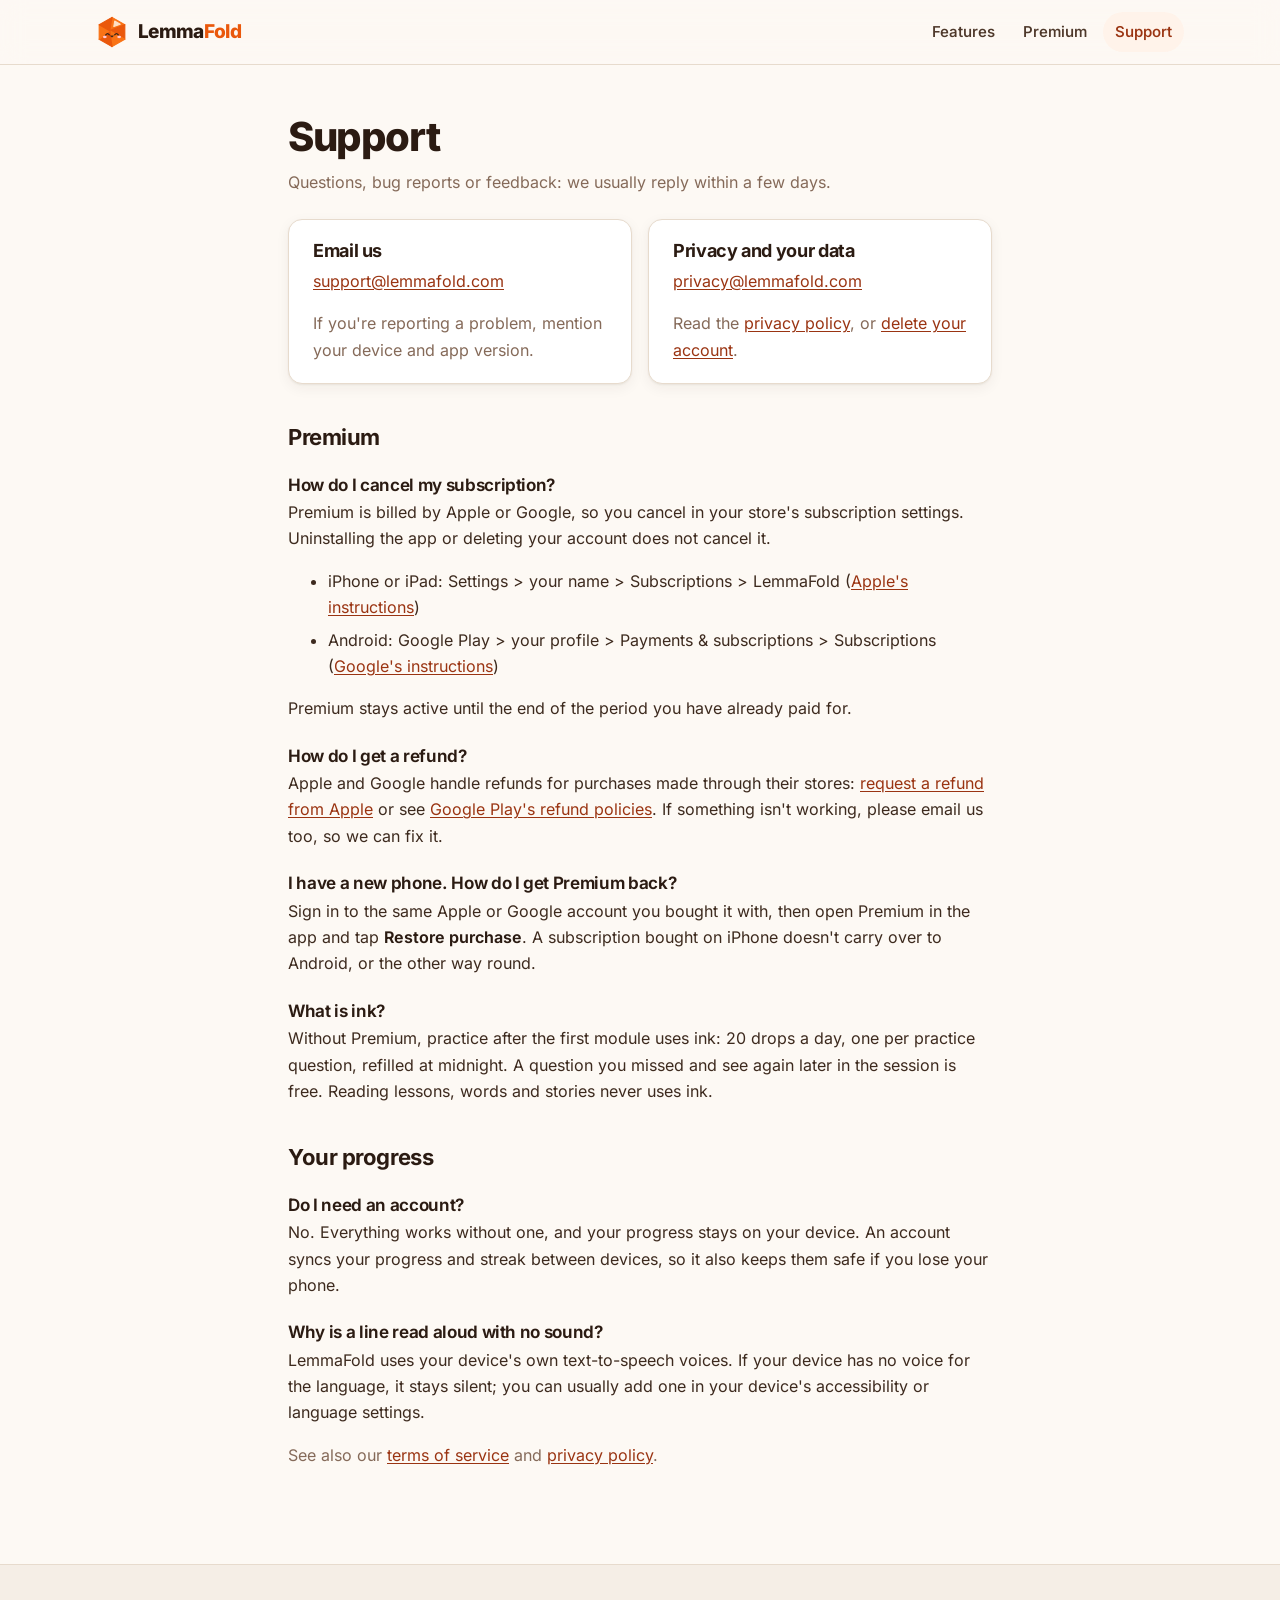
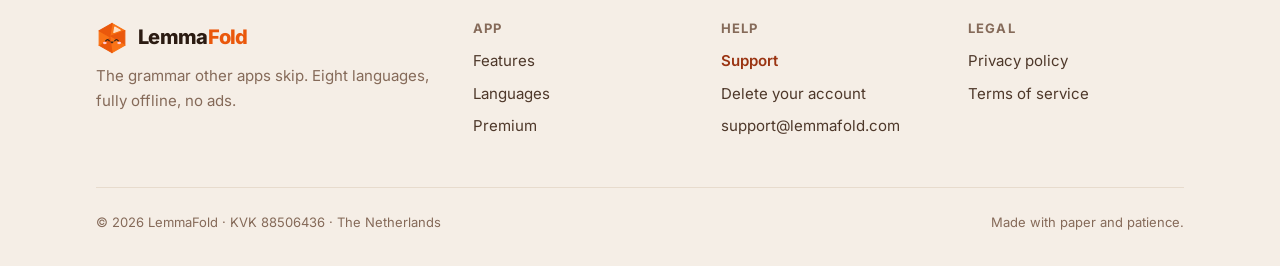
<file: support.html>
<!doctype html>
<html lang="en">
  <head>
    <meta charset="utf-8" />
    <meta name="viewport" content="width=device-width, initial-scale=1" />
    <title>LemmaFold Support</title>
    <meta name="description" content="Get help with LemmaFold or send us feedback." />
    <meta name="theme-color" content="#fdf9f4" media="(prefers-color-scheme: light)" />
    <meta name="theme-color" content="#1a120d" media="(prefers-color-scheme: dark)" />
    <link rel="icon" href="assets/pyx.svg" type="image/svg+xml" />
    <link rel="icon" href="assets/favicon-48.png" sizes="48x48" type="image/png" />
    <link rel="apple-touch-icon" href="assets/apple-touch-icon.png" />
    <link rel="canonical" href="https://lemmafold.com/support" />
    <link rel="preload" href="assets/fonts/inter-latin.woff2" as="font" type="font/woff2" crossorigin />
    <link rel="stylesheet" href="style.css?v=4" />
  </head>
  <body>
    <a class="skip-link" href="#main">Skip to content</a>

    <header class="site">
      <div class="wrap">
        <a class="brand wordmark" href="/" aria-label="LemmaFold home">
          <img src="assets/pyx.svg" alt="" width="32" height="32" />
          <span>Lemma<span class="fold">Fold</span></span>
        </a>
        <nav aria-label="Main">
          <a class="nav-optional" href="/#features">Features</a>
          <a class="nav-optional" href="/#premium">Premium</a>
          <a href="/support" aria-current="page">Support</a>
        </nav>
      </div>
    </header>

    <main id="main" class="doc">
      <h1>Support</h1>
      <p class="muted">Questions, bug reports or feedback: we usually reply within a few days.</p>

      <div class="support-options">
        <div class="card">
          <h2>Email us</h2>
          <p><a href="mailto:support@lemmafold.com">support@lemmafold.com</a></p>
          <p class="muted">If you're reporting a problem, mention your device and app version.</p>
        </div>
        <div class="card">
          <h2>Privacy and your data</h2>
          <p><a href="mailto:privacy@lemmafold.com">privacy@lemmafold.com</a></p>
          <p class="muted">Read the <a href="/privacy">privacy policy</a>, or <a href="/delete-account">delete your account</a>.</p>
        </div>
      </div>

      <h2>Premium</h2>

      <h3>How do I cancel my subscription?</h3>
      <p>
        Premium is billed by Apple or Google, so you cancel in your store's subscription settings.
        Uninstalling the app or deleting your account does not cancel it.
      </p>
      <ul>
        <li>
          iPhone or iPad: Settings &gt; your name &gt; Subscriptions &gt; LemmaFold
          (<a href="https://support.apple.com/en-us/118428">Apple's instructions</a>)
        </li>
        <li>
          Android: Google Play &gt; your profile &gt; Payments &amp; subscriptions &gt; Subscriptions
          (<a href="https://support.google.com/googleplay/answer/7018481">Google's instructions</a>)
        </li>
      </ul>
      <p>Premium stays active until the end of the period you have already paid for.</p>

      <h3>How do I get a refund?</h3>
      <p>
        Apple and Google handle refunds for purchases made through their stores:
        <a href="https://support.apple.com/en-us/118223">request a refund from Apple</a> or see
        <a href="https://support.google.com/googleplay/answer/2479637">Google Play's refund policies</a>.
        If something isn't working, please email us too, so we can fix it.
      </p>

      <h3>I have a new phone. How do I get Premium back?</h3>
      <p>
        Sign in to the same Apple or Google account you bought it with, then open Premium in the app
        and tap <strong>Restore purchase</strong>. A subscription bought on iPhone doesn't carry over
        to Android, or the other way round.
      </p>

      <h3>What is ink?</h3>
      <p>
        Without Premium, practice after the first module uses ink: 20 drops a day, one per practice
        question, refilled at midnight. A question you missed and see again later in the session
        is free. Reading lessons, words and stories never uses ink.
      </p>

      <h2>Your progress</h2>

      <h3>Do I need an account?</h3>
      <p>
        No. Everything works without one, and your progress stays on your device. An account syncs
        your progress and streak between devices, so it also keeps them safe if you lose your phone.
      </p>

      <h3>Why is a line read aloud with no sound?</h3>
      <p>
        LemmaFold uses your device's own text-to-speech voices. If your device has no voice for the
        language, it stays silent; you can usually add one in your device's accessibility or
        language settings.
      </p>

      <p class="muted">
        See also our <a href="/terms">terms of service</a> and <a href="/privacy">privacy policy</a>.
      </p>
    </main>

    <footer class="site">
      <div class="wrap">
        <div class="footer-grid">
          <div class="footer-brand">
            <a class="brand wordmark" href="/"><img src="assets/pyx.svg" alt="" width="32" height="32" /><span>Lemma<span class="fold">Fold</span></span></a>
            <p>The grammar other apps skip. Eight languages, fully offline, no ads.</p>
          </div>
          <nav aria-labelledby="f-app">
            <h2 id="f-app">App</h2>
            <ul>
              <li><a href="/#features">Features</a></li>
              <li><a href="/#languages">Languages</a></li>
              <li><a href="/#premium">Premium</a></li>
            </ul>
          </nav>
          <nav aria-labelledby="f-help">
            <h2 id="f-help">Help</h2>
            <ul>
              <li><a href="/support" aria-current="page">Support</a></li>
              <li><a href="/delete-account">Delete your account</a></li>
              <li><a href="mailto:support@lemmafold.com">support@lemmafold.com</a></li>
            </ul>
          </nav>
          <nav aria-labelledby="f-legal">
            <h2 id="f-legal">Legal</h2>
            <ul>
              <li><a href="/privacy">Privacy policy</a></li>
              <li><a href="/terms">Terms of service</a></li>
            </ul>
          </nav>
        </div>
        <div class="footer-bottom">
          <span>© 2026 LemmaFold · KVK 88506436 · The Netherlands</span>
          <span>Made with paper and patience.</span>
        </div>
      </div>
    </footer>
  </body>
</html>
</file>
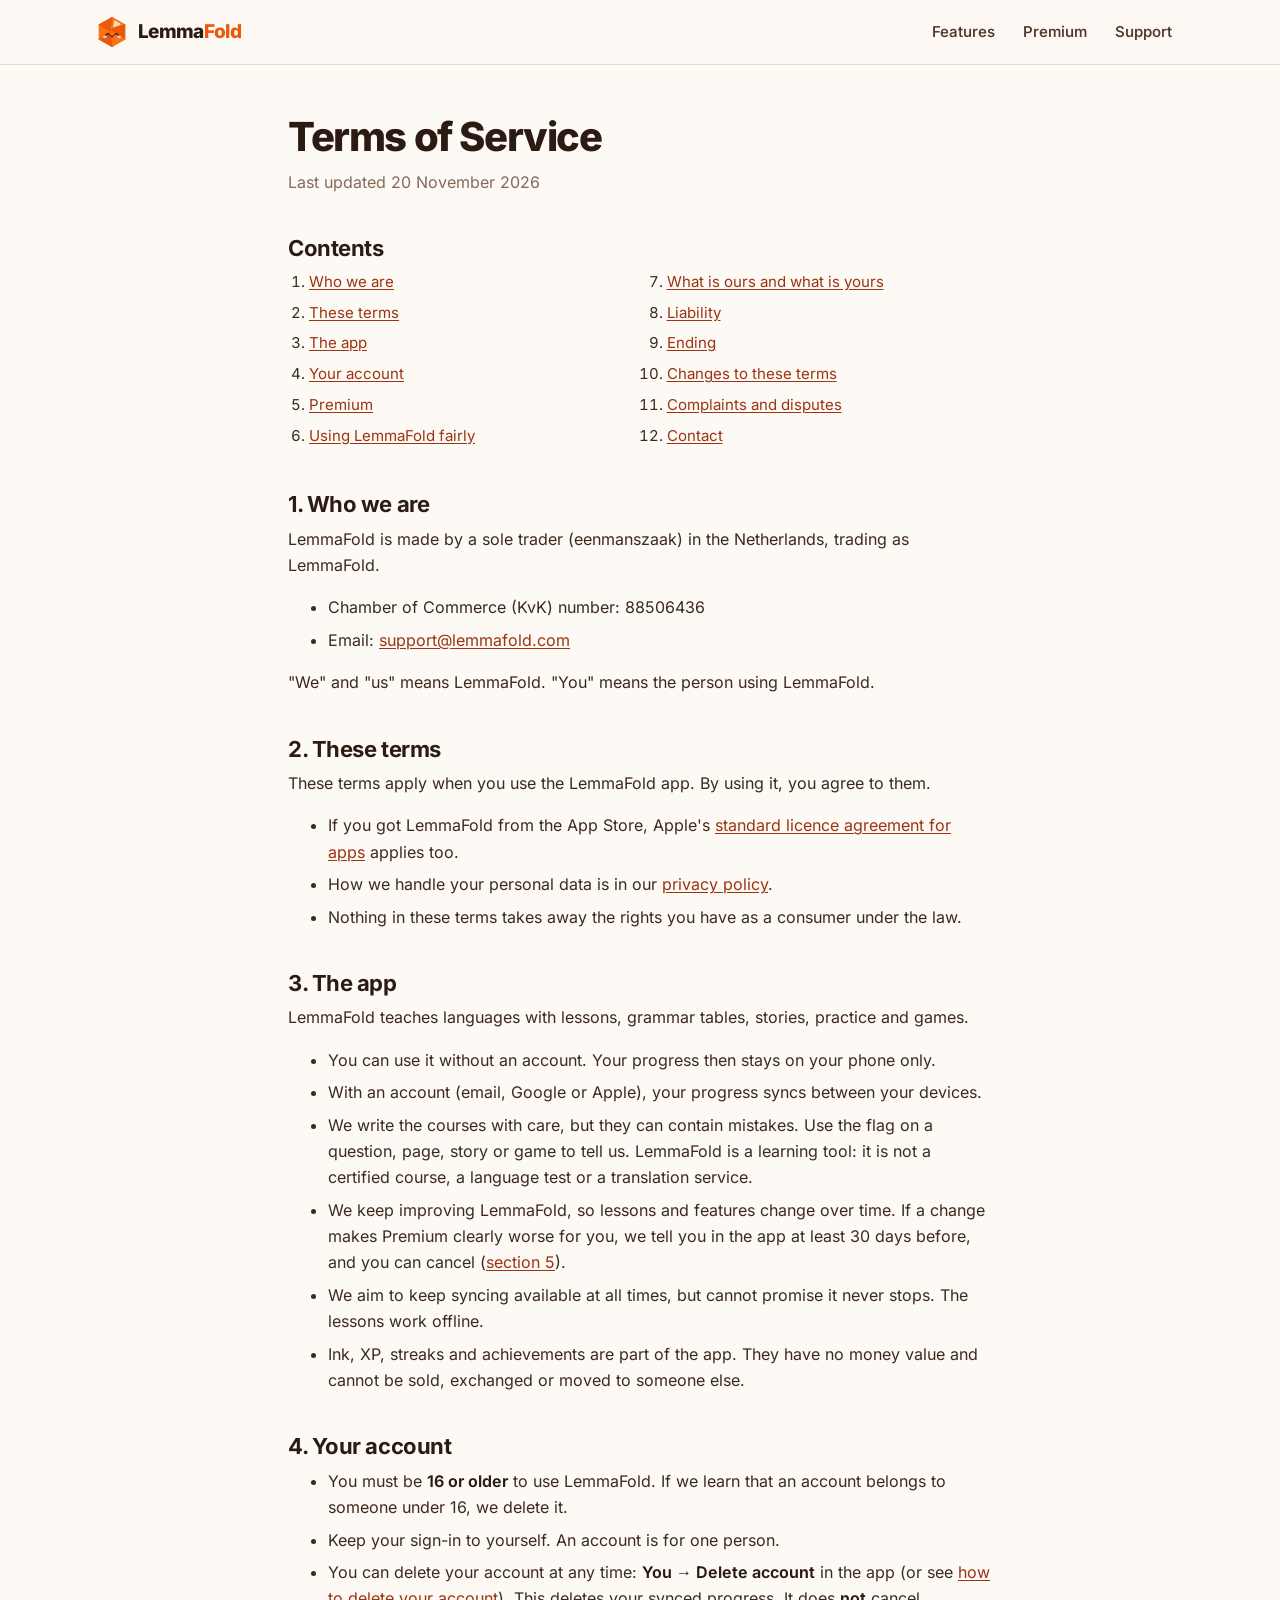
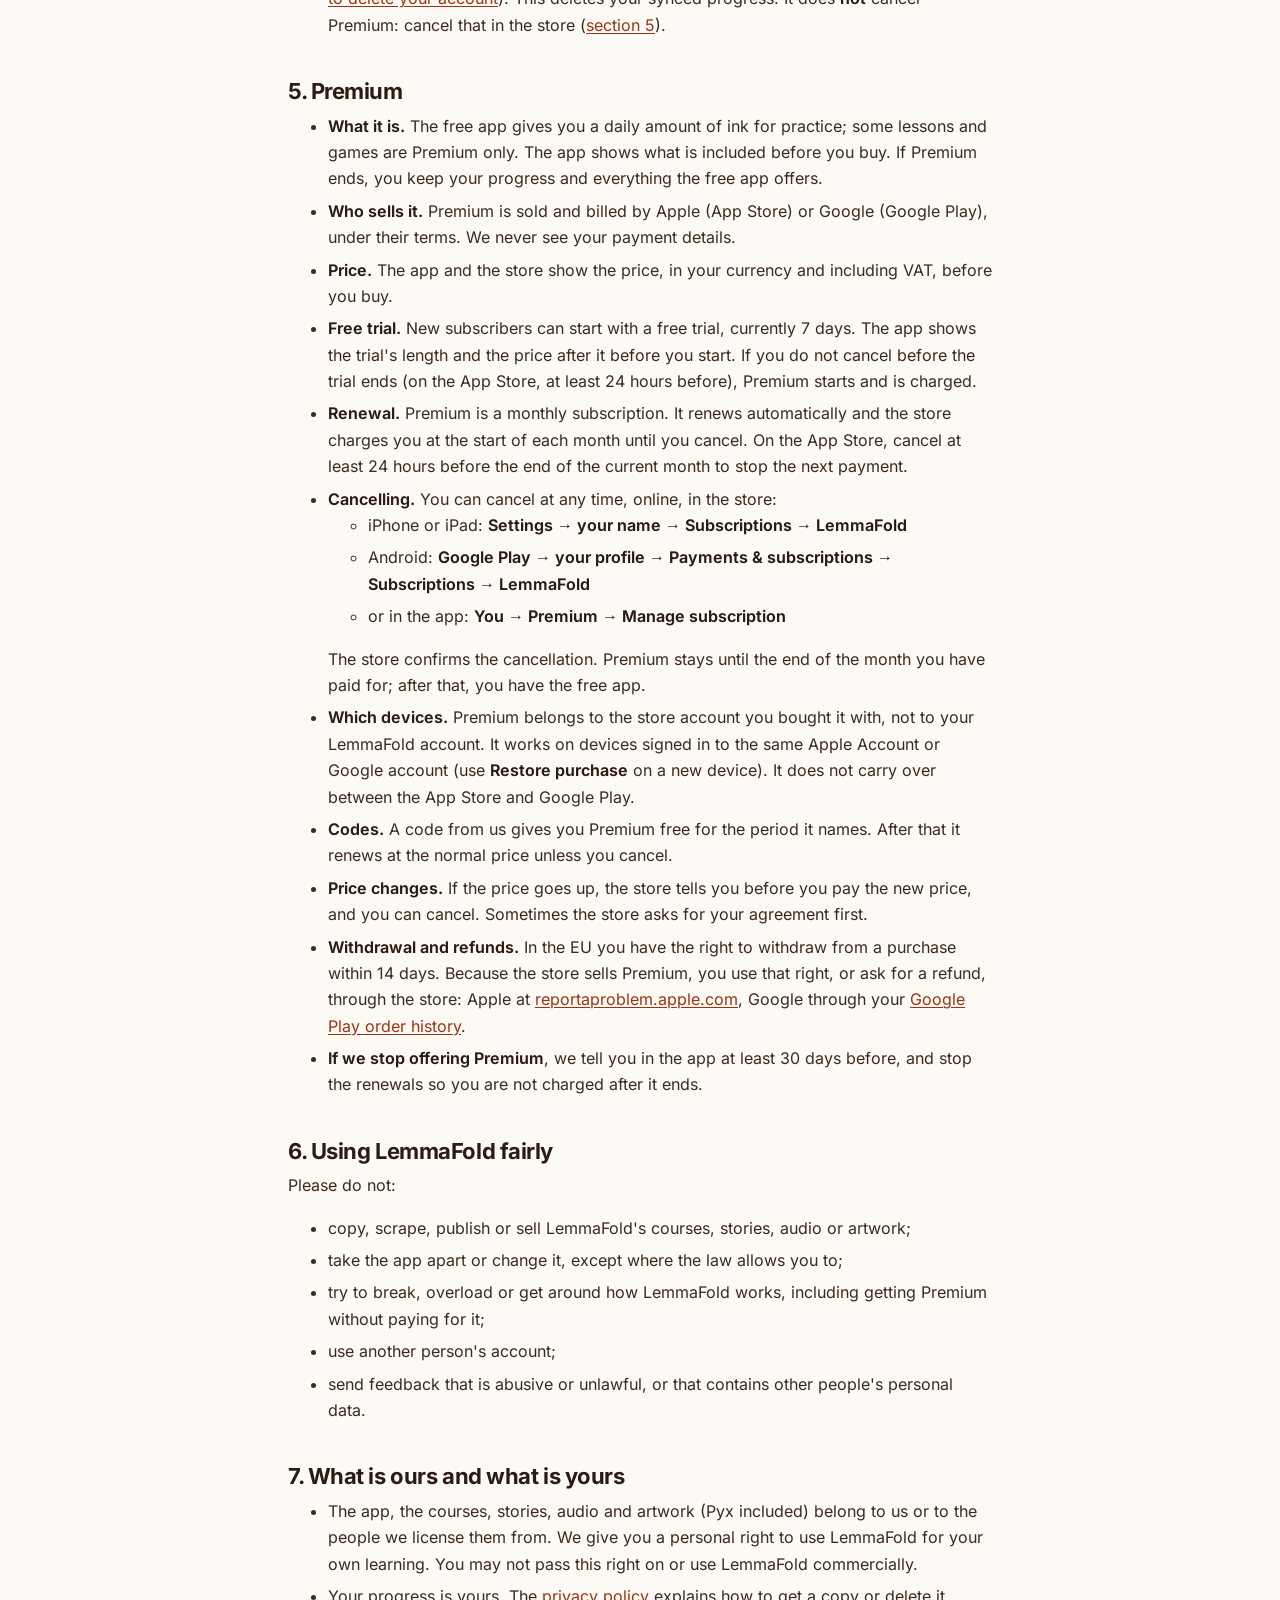
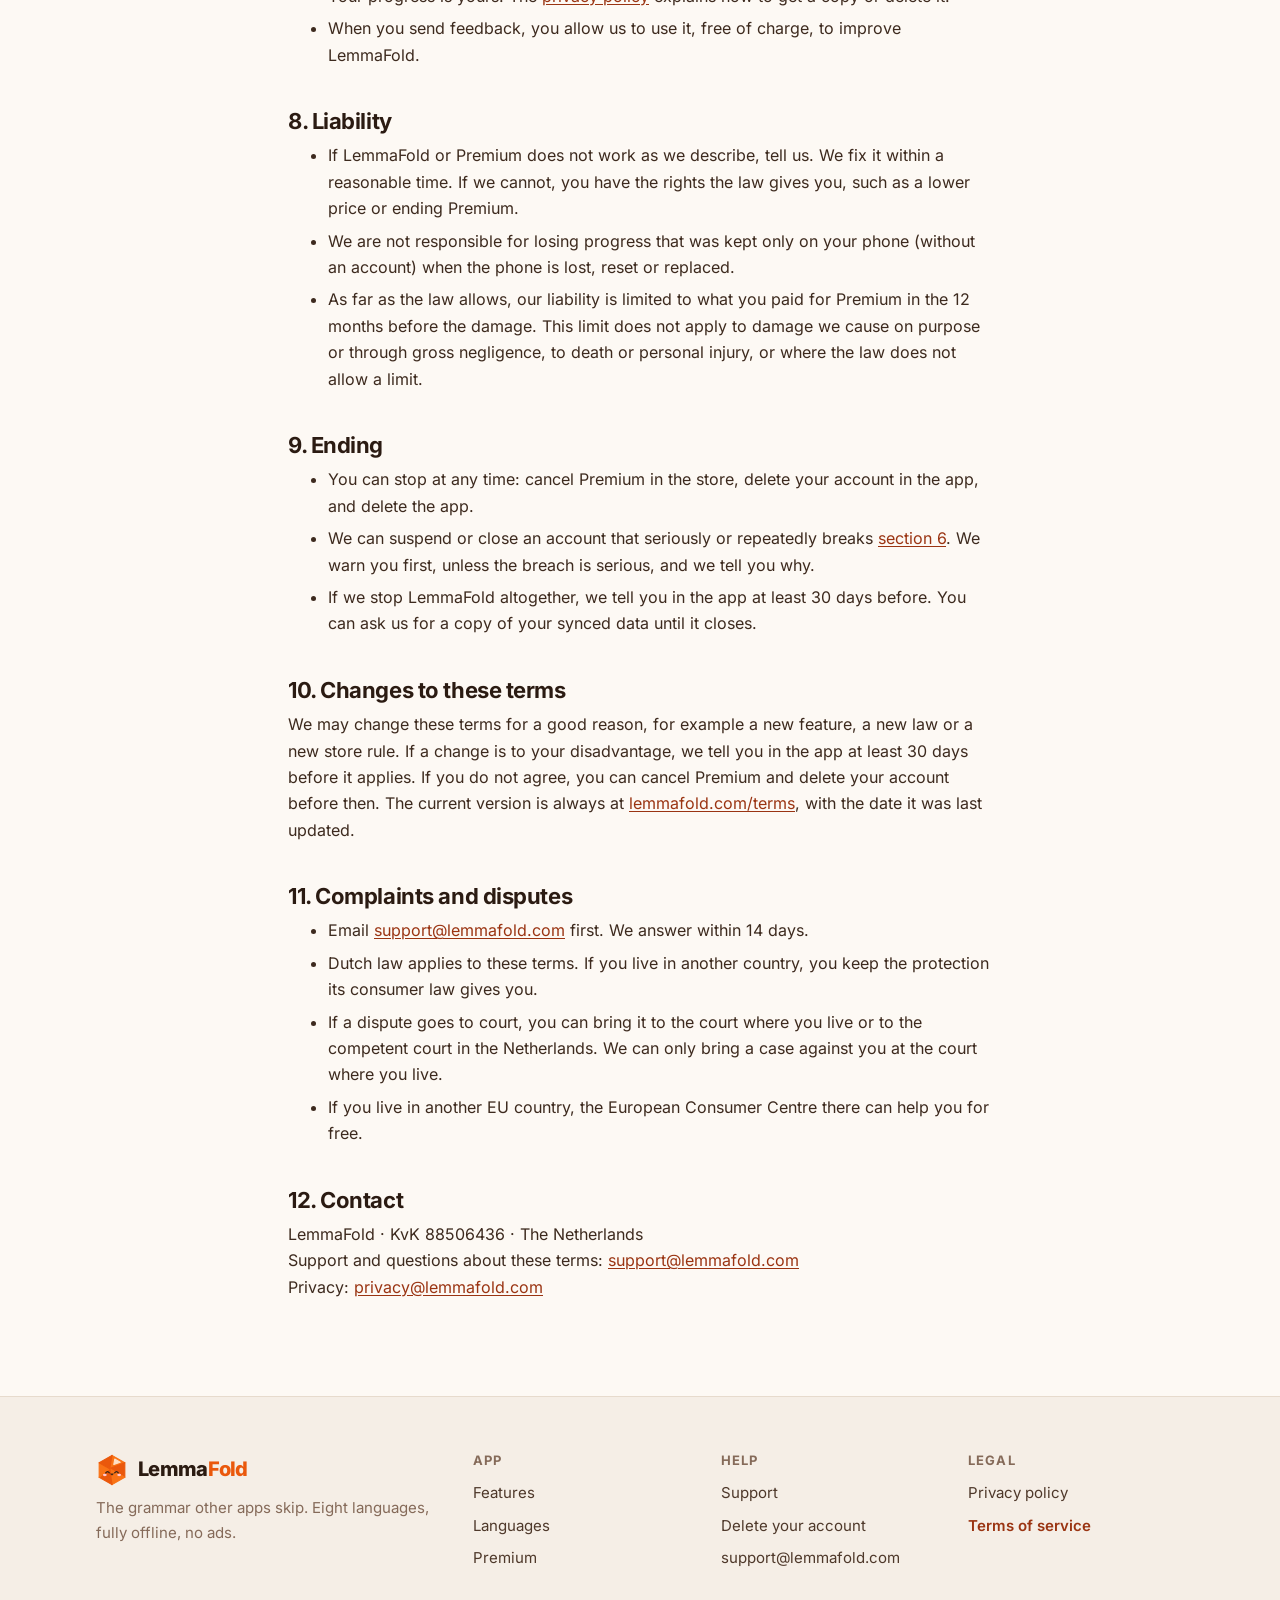
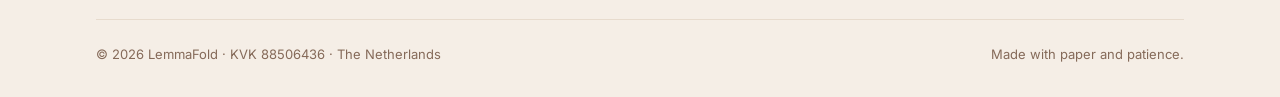
<file: terms.html>
<!doctype html>
<html lang="en">
  <head>
    <meta charset="utf-8" />
    <meta name="viewport" content="width=device-width, initial-scale=1" />
    <title>LemmaFold Terms of Service</title>
    <meta
      name="description"
      content="The terms for using LemmaFold and LemmaFold Premium, including subscriptions, renewals, cancelling and refunds."
    />
    <meta name="theme-color" content="#fdf9f4" media="(prefers-color-scheme: light)" />
    <meta name="theme-color" content="#1a120d" media="(prefers-color-scheme: dark)" />
    <link rel="icon" href="assets/pyx.svg" type="image/svg+xml" />
    <link rel="icon" href="assets/favicon-48.png" sizes="48x48" type="image/png" />
    <link rel="apple-touch-icon" href="assets/apple-touch-icon.png" />
    <link rel="canonical" href="https://lemmafold.com/terms" />
    <link rel="preload" href="assets/fonts/inter-latin.woff2" as="font" type="font/woff2" crossorigin />
    <link rel="stylesheet" href="style.css?v=4" />
  </head>
  <body>
    <a class="skip-link" href="#main">Skip to content</a>

    <header class="site">
      <div class="wrap">
        <a class="brand wordmark" href="/" aria-label="LemmaFold home">
          <img src="assets/pyx.svg" alt="" width="32" height="32" />
          <span>Lemma<span class="fold">Fold</span></span>
        </a>
        <nav aria-label="Main">
          <a class="nav-optional" href="/#features">Features</a>
          <a class="nav-optional" href="/#premium">Premium</a>
          <a href="/support">Support</a>
        </nav>
      </div>
    </header>

    <main id="main" class="doc">
      <h1>Terms of Service</h1>
      <p class="muted">Last updated 20 November 2026</p>

      <h2 id="contents">Contents</h2>
      <ol class="toc">
        <li><a href="#who">Who we are</a></li>
        <li><a href="#terms">These terms</a></li>
        <li><a href="#app">The app</a></li>
        <li><a href="#account">Your account</a></li>
        <li><a href="#premium">Premium</a></li>
        <li><a href="#fair-use">Using LemmaFold fairly</a></li>
        <li><a href="#ours-yours">What is ours and what is yours</a></li>
        <li><a href="#liability">Liability</a></li>
        <li><a href="#ending">Ending</a></li>
        <li><a href="#changes">Changes to these terms</a></li>
        <li><a href="#disputes">Complaints and disputes</a></li>
        <li><a href="#contact">Contact</a></li>
      </ol>

      <h2 id="who">1. Who we are</h2>
      <p>
        LemmaFold is made by a sole trader (eenmanszaak) in the Netherlands, trading as LemmaFold.
      </p>
      <ul>
        <li>Chamber of Commerce (KvK) number: 88506436</li>
        <li>Email: <a href="mailto:support@lemmafold.com">support@lemmafold.com</a></li>
      </ul>
      <p>"We" and "us" means LemmaFold. "You" means the person using LemmaFold.</p>

      <h2 id="terms">2. These terms</h2>
      <p>These terms apply when you use the LemmaFold app. By using it, you agree to them.</p>
      <ul>
        <li>
          If you got LemmaFold from the App Store, Apple's
          <a href="https://www.apple.com/legal/internet-services/itunes/dev/stdeula/">standard licence agreement for apps</a>
          applies too.
        </li>
        <li>How we handle your personal data is in our <a href="/privacy">privacy policy</a>.</li>
        <li>Nothing in these terms takes away the rights you have as a consumer under the law.</li>
      </ul>

      <h2 id="app">3. The app</h2>
      <p>LemmaFold teaches languages with lessons, grammar tables, stories, practice and games.</p>
      <ul>
        <li>You can use it without an account. Your progress then stays on your phone only.</li>
        <li>With an account (email, Google or Apple), your progress syncs between your devices.</li>
        <li>
          We write the courses with care, but they can contain mistakes. Use the flag on a
          question, page, story or game to tell us. LemmaFold is a learning tool: it is not a
          certified course, a language test or a translation service.
        </li>
        <li>
          We keep improving LemmaFold, so lessons and features change over time. If a change makes
          Premium clearly worse for you, we tell you in the app at least 30 days before, and you
          can cancel (<a href="#premium">section 5</a>).
        </li>
        <li>
          We aim to keep syncing available at all times, but cannot promise it never stops. The
          lessons work offline.
        </li>
        <li>
          Ink, XP, streaks and achievements are part of the app. They have no money value and
          cannot be sold, exchanged or moved to someone else.
        </li>
      </ul>

      <h2 id="account">4. Your account</h2>
      <ul>
        <li>
          You must be <strong>16 or older</strong> to use LemmaFold. If we learn that an account
          belongs to someone under 16, we delete it.
        </li>
        <li>Keep your sign-in to yourself. An account is for one person.</li>
        <li>
          You can delete your account at any time: <strong>You &rarr; Delete account</strong> in
          the app (or see <a href="/delete-account">how to delete your account</a>). This deletes
          your synced progress. It does <strong>not</strong> cancel Premium: cancel that in the
          store (<a href="#cancel">section 5</a>).
        </li>
      </ul>

      <h2 id="premium">5. Premium</h2>
      <ul>
        <li>
          <strong>What it is.</strong> The free app gives you a daily amount of ink for practice;
          some lessons and games are Premium only. The app shows what is included before you buy.
          If Premium ends, you keep your progress and everything the free app offers.
        </li>
        <li>
          <strong>Who sells it.</strong> Premium is sold and billed by Apple (App Store) or Google
          (Google Play), under their terms. We never see your payment details.
        </li>
        <li>
          <strong>Price.</strong> The app and the store show the price, in your currency and
          including VAT, before you buy.
        </li>
        <li>
          <strong>Free trial.</strong> New subscribers can start with a free trial, currently
          7 days. The app shows the trial's length and the price after it before you start. If you
          do not cancel before the trial ends (on the App Store, at least 24 hours before), Premium
          starts and is charged.
        </li>
        <li>
          <strong>Renewal.</strong> Premium is a monthly subscription. It renews automatically and
          the store charges you at the start of each month until you cancel. On the App Store,
          cancel at least 24 hours before the end of the current month to stop the next payment.
        </li>
        <li id="cancel">
          <strong>Cancelling.</strong> You can cancel at any time, online, in the store:
          <ul>
            <li>
              iPhone or iPad: <strong>Settings &rarr; your name &rarr; Subscriptions &rarr;
              LemmaFold</strong>
            </li>
            <li>
              Android: <strong>Google Play &rarr; your profile &rarr; Payments &amp; subscriptions
              &rarr; Subscriptions &rarr; LemmaFold</strong>
            </li>
            <li>or in the app: <strong>You &rarr; Premium &rarr; Manage subscription</strong></li>
          </ul>
          The store confirms the cancellation. Premium stays until the end of the month you have
          paid for; after that, you have the free app.
        </li>
        <li>
          <strong>Which devices.</strong> Premium belongs to the store account you bought it with,
          not to your LemmaFold account. It works on devices signed in to the same Apple Account or
          Google account (use <strong>Restore purchase</strong> on a new device). It does not carry
          over between the App Store and Google Play.
        </li>
        <li>
          <strong>Codes.</strong> A code from us gives you Premium free for the period it names.
          After that it renews at the normal price unless you cancel.
        </li>
        <li>
          <strong>Price changes.</strong> If the price goes up, the store tells you before you pay
          the new price, and you can cancel. Sometimes the store asks for your agreement first.
        </li>
        <li id="refunds">
          <strong>Withdrawal and refunds.</strong> In the EU you have the right to withdraw from a
          purchase within 14 days. Because the store sells Premium, you use that right, or ask for
          a refund, through the store: Apple at
          <a href="https://reportaproblem.apple.com">reportaproblem.apple.com</a>, Google through
          your <a href="https://play.google.com/store/account/orderhistory">Google Play order history</a>.
        </li>
        <li>
          <strong>If we stop offering Premium</strong>, we tell you in the app at least 30 days
          before, and stop the renewals so you are not charged after it ends.
        </li>
      </ul>

      <h2 id="fair-use">6. Using LemmaFold fairly</h2>
      <p>Please do not:</p>
      <ul>
        <li>copy, scrape, publish or sell LemmaFold's courses, stories, audio or artwork;</li>
        <li>take the app apart or change it, except where the law allows you to;</li>
        <li>
          try to break, overload or get around how LemmaFold works, including getting Premium
          without paying for it;
        </li>
        <li>use another person's account;</li>
        <li>
          send feedback that is abusive or unlawful, or that contains other people's personal data.
        </li>
      </ul>

      <h2 id="ours-yours">7. What is ours and what is yours</h2>
      <ul>
        <li>
          The app, the courses, stories, audio and artwork (Pyx included) belong to us or to the
          people we license them from. We give you a personal right to use LemmaFold for your own
          learning. You may not pass this right on or use LemmaFold commercially.
        </li>
        <li>
          Your progress is yours. The <a href="/privacy">privacy policy</a> explains how to get a
          copy or delete it.
        </li>
        <li>
          When you send feedback, you allow us to use it, free of charge, to improve LemmaFold.
        </li>
      </ul>

      <h2 id="liability">8. Liability</h2>
      <ul>
        <li>
          If LemmaFold or Premium does not work as we describe, tell us. We fix it within a
          reasonable time. If we cannot, you have the rights the law gives you, such as a lower
          price or ending Premium.
        </li>
        <li>
          We are not responsible for losing progress that was kept only on your phone (without an
          account) when the phone is lost, reset or replaced.
        </li>
        <li>
          As far as the law allows, our liability is limited to what you paid for Premium in the
          12 months before the damage. This limit does not apply to damage we cause on purpose or
          through gross negligence, to death or personal injury, or where the law does not allow a
          limit.
        </li>
      </ul>

      <h2 id="ending">9. Ending</h2>
      <ul>
        <li>
          You can stop at any time: cancel Premium in the store, delete your account in the app,
          and delete the app.
        </li>
        <li>
          We can suspend or close an account that seriously or repeatedly breaks
          <a href="#fair-use">section 6</a>. We warn you first, unless the breach is serious, and
          we tell you why.
        </li>
        <li>
          If we stop LemmaFold altogether, we tell you in the app at least 30 days before. You can
          ask us for a copy of your synced data until it closes.
        </li>
      </ul>

      <h2 id="changes">10. Changes to these terms</h2>
      <p>
        We may change these terms for a good reason, for example a new feature, a new law or a new
        store rule. If a change is to your disadvantage, we tell you in the app at least 30 days
        before it applies. If you do not agree, you can cancel Premium and delete your account
        before then. The current version is always at
        <a href="https://lemmafold.com/terms">lemmafold.com/terms</a>, with the date it was last
        updated.
      </p>

      <h2 id="disputes">11. Complaints and disputes</h2>
      <ul>
        <li>
          Email <a href="mailto:support@lemmafold.com">support@lemmafold.com</a> first. We answer
          within 14 days.
        </li>
        <li>
          Dutch law applies to these terms. If you live in another country, you keep the
          protection its consumer law gives you.
        </li>
        <li>
          If a dispute goes to court, you can bring it to the court where you live or to the
          competent court in the Netherlands. We can only bring a case against you at the court
          where you live.
        </li>
        <li>
          If you live in another EU country, the European Consumer Centre there can help you for
          free.
        </li>
      </ul>

      <h2 id="contact">12. Contact</h2>
      <p>
        LemmaFold · KvK 88506436 · The Netherlands<br />
        Support and questions about these terms:
        <a href="mailto:support@lemmafold.com">support@lemmafold.com</a><br />
        Privacy: <a href="mailto:privacy@lemmafold.com">privacy@lemmafold.com</a>
      </p>
    </main>

    <footer class="site">
      <div class="wrap">
        <div class="footer-grid">
          <div class="footer-brand">
            <a class="brand wordmark" href="/"><img src="assets/pyx.svg" alt="" width="32" height="32" /><span>Lemma<span class="fold">Fold</span></span></a>
            <p>The grammar other apps skip. Eight languages, fully offline, no ads.</p>
          </div>
          <nav aria-labelledby="f-app">
            <h2 id="f-app">App</h2>
            <ul>
              <li><a href="/#features">Features</a></li>
              <li><a href="/#languages">Languages</a></li>
              <li><a href="/#premium">Premium</a></li>
            </ul>
          </nav>
          <nav aria-labelledby="f-help">
            <h2 id="f-help">Help</h2>
            <ul>
              <li><a href="/support">Support</a></li>
              <li><a href="/delete-account">Delete your account</a></li>
              <li><a href="mailto:support@lemmafold.com">support@lemmafold.com</a></li>
            </ul>
          </nav>
          <nav aria-labelledby="f-legal">
            <h2 id="f-legal">Legal</h2>
            <ul>
              <li><a href="/privacy">Privacy policy</a></li>
              <li><a href="/terms" aria-current="page">Terms of service</a></li>
            </ul>
          </nav>
        </div>
        <div class="footer-bottom">
          <span>© 2026 LemmaFold · KVK 88506436 · The Netherlands</span>
          <span>Made with paper and patience.</span>
        </div>
      </div>
    </footer>
  </body>
</html>
</file>
<file: style.css>
/*
 * LemmaFold website.
 *
 * The palette is the app's (app/global.css in the app repo): warm paper rather
 * than white, brown ink rather than black, a burnt orange accent. Nothing is a
 * cool grey. Dark mode is the app's "lamplit paper".
 */

@font-face {
  font-family: 'Inter';
  font-style: normal;
  font-weight: 100 900;
  font-display: swap;
  src: url('assets/fonts/inter-latin-ext.woff2') format('woff2-variations');
  unicode-range: U+0100-02BA, U+02BD-02C5, U+02C7-02CC, U+02CE-02D7, U+02DD-02FF, U+0304, U+0308,
    U+0329, U+1D00-1DBF, U+1E00-1E9F, U+1EF2-1EFF, U+2020, U+20A0-20AB, U+20AD-20C0, U+2113,
    U+2C60-2C7F, U+A720-A7FF;
}

@font-face {
  font-family: 'Inter';
  font-style: normal;
  font-weight: 100 900;
  font-display: swap;
  src: url('assets/fonts/inter-latin.woff2') format('woff2-variations');
  unicode-range: U+0000-00FF, U+0131, U+0152-0153, U+02BB-02BC, U+02C6, U+02DA, U+02DC, U+0304,
    U+0308, U+0329, U+2000-206F, U+20AC, U+2122, U+2191, U+2193, U+2212, U+2215, U+FEFF, U+FFFD;
}

:root {
  /* Surfaces - paper, and the folds laid over it */
  --page: #fdf9f4;
  --card: #ffffff;
  --muted: #f5eee6;
  --muted-strong: #e8ddd0;
  --inset: #f8f2ea;
  --inverse: #2b1b12;
  --on-inverse: #fdf9f4;
  --on-inverse-muted: #d9c6b4;

  /* Borders */
  --border: #e7dbcd;
  --border-emphasis: #d6c5b3;

  /* Text - brown ink, never black */
  --fg: #2b1b12;
  --fg-body: #3d2a1e;
  --fg-secondary: #4e382a;
  --fg-muted: #856a59;

  /* Accent */
  --accent: #c2410c;
  --accent-pressed: #9a3412;
  --accent-fg: #9a3412;
  --accent-muted: #fff3ea;
  --accent-border: #fbd5b5;
  --brand: #ea580c;
  --on-accent: #ffffff;

  /* States */
  --success-fg: #4d6c14;
  --success-subtle: #f6f9eb;
  --success-border: #84a93d;
  --danger-fg: #b23a22;
  --danger-subtle: #fdf2ee;
  --danger-border: #cd5c42;
  --warning-subtle: #fef8e8;
  --warning-border: #e0a21a;
  --warning-fg: #a16207;

  /* Lesson categories */
  --cat-vocabulary: #15706b;
  --cat-grammar: #c2410c;
  --cat-stories: #b45309;

  /* The rays behind Pyx */
  --ray-1: #fbf4ec;
  --ray-2: #f6eadd;
  --ray-3: #fdf9f4;
  --ray-4: #f3e3d2;
  --ray-line: #ebdccb;

  --shadow: 0 1px 2px rgb(43 27 18 / 0.06), 0 4px 14px rgb(43 27 18 / 0.06);
  --shadow-lg: 0 2px 4px rgb(43 27 18 / 0.06), 0 18px 40px rgb(43 27 18 / 0.12);

  --radius: 16px;
  --font: 'Inter', -apple-system, BlinkMacSystemFont, 'Segoe UI', Roboto, sans-serif;

  color-scheme: light dark;
}

@media (prefers-color-scheme: dark) {
  :root {
    /*
     * Surfaces - lamplit paper. Each fold laid over the page is a step
     * lighter than what it lies on; the inset well is the one step down.
     */
    --page: #1a120d;
    --card: #281d15;
    --muted: #34261c;
    --muted-strong: #4a3729;
    --inset: #201711;
    /*
     * The one token that leaves the app: there --inverse turns to warm paper
     * for small toasts, but here it fills a whole band, which stays ink.
     */
    --inverse: #0f0a07;
    --on-inverse: #f6eee4;
    --on-inverse-muted: #c6b09d;

    --border: #4c382a;
    --border-emphasis: #6a503c;

    /* Warm, and a shade below white so it does not bloom */
    --fg: #f6eee4;
    --fg-body: #ece1d4;
    --fg-secondary: #decebe;
    --fg-muted: #b29986;

    /* The fills stay lamplit orange, so what is written on them is ink, not white. */
    --accent: #ea580c;
    --accent-pressed: #c2410c;
    --accent-fg: #fb923c;
    --accent-muted: #482817;
    --accent-border: #743e1f;
    --brand: #f97316;
    --on-accent: #1c1008;

    --success-fg: #a6ce6e;
    --success-subtle: #28331a;
    --success-border: #7eb042;
    --danger-fg: #e88a76;
    --danger-subtle: #3e1f18;
    --danger-border: #b64c38;
    --warning-subtle: #30210c;
    --warning-border: #b0700e;
    --warning-fg: #f5b433;

    --cat-vocabulary: #5eb8b2;
    --cat-grammar: #fb923c;
    --cat-stories: #fbbf24;

    --ray-1: #21170f;
    --ray-2: #281b13;
    --ray-3: #1a120d;
    --ray-4: #2e2018;
    --ray-line: #33241a;

    --shadow: 0 1px 2px rgb(0 0 0 / 0.3), 0 4px 14px rgb(0 0 0 / 0.25);
    --shadow-lg: 0 2px 4px rgb(0 0 0 / 0.3), 0 18px 40px rgb(0 0 0 / 0.4);
  }
}

/* ---------- Base ---------- */

*,
*::before,
*::after {
  box-sizing: border-box;
}

html {
  scroll-behavior: smooth;
  -webkit-text-size-adjust: 100%;
}

@media (prefers-reduced-motion: reduce) {
  html {
    scroll-behavior: auto;
  }
}

body {
  margin: 0;
  background: var(--page);
  color: var(--fg-body);
  font: 16px/1.65 var(--font);
  font-feature-settings: 'cv11', 'ss01';
  -webkit-font-smoothing: antialiased;
  overflow-x: hidden;
}

img,
svg {
  display: block;
  max-width: 100%;
}

a {
  color: var(--accent-fg);
  text-underline-offset: 0.15em;
}

a:hover {
  color: var(--accent);
}

:focus-visible {
  outline: 2px solid var(--brand);
  outline-offset: 3px;
  border-radius: 4px;
}

h1,
h2,
h3 {
  color: var(--fg);
  letter-spacing: -0.02em;
  line-height: 1.2;
}

h1 {
  font-size: 2rem;
  font-weight: 800;
  margin: 0 0 8px;
}

h2 {
  font-size: 1.375rem;
  font-weight: 700;
  margin: 40px 0 8px;
}

h3 {
  font-size: 1.0625rem;
  font-weight: 650;
  margin: 24px 0 4px;
}

p,
ul,
ol {
  margin: 0 0 16px;
}

li + li {
  margin-top: 6px;
}

strong {
  color: var(--fg);
  font-weight: 650;
}

.muted {
  color: var(--fg-muted);
}

.skip-link {
  position: absolute;
  left: 16px;
  top: -48px;
  z-index: 100;
  padding: 8px 14px;
  background: var(--inverse);
  color: var(--on-inverse);
  border-radius: 8px;
}

.skip-link:focus {
  top: 12px;
}

.wrap {
  max-width: 72rem;
  margin: 0 auto;
  padding-inline: 16px;
}

@media (min-width: 640px) {
  .wrap {
    padding-inline: 32px;
  }
}

/* ---------- Brand ---------- */

.wordmark {
  font-weight: 800;
  letter-spacing: -0.035em;
  color: var(--fg);
}

.wordmark .fold {
  color: var(--brand);
}

/* ---------- Header ---------- */

header.site {
  position: sticky;
  top: 0;
  z-index: 50;
  background: color-mix(in srgb, var(--page) 86%, transparent);
  backdrop-filter: saturate(1.4) blur(12px);
  -webkit-backdrop-filter: saturate(1.4) blur(12px);
  border-bottom: 1px solid transparent;
  transition: border-color 0.2s;
}

header.site.scrolled,
body:not(.home) header.site {
  border-bottom-color: var(--border);
}

header.site .wrap {
  display: flex;
  align-items: center;
  gap: 16px;
  height: 64px;
}

header.site .brand {
  display: flex;
  align-items: center;
  gap: 10px;
  margin-right: auto;
  text-decoration: none;
  font-size: 1.1875rem;
}

header.site .brand svg {
  width: 32px;
  height: 32px;
}

header.site nav {
  display: flex;
  align-items: center;
  gap: 4px;
}

header.site nav a {
  color: var(--fg-secondary);
  text-decoration: none;
  font-size: 0.9375rem;
  font-weight: 550;
  padding: 8px 12px;
  border-radius: 999px;
}

header.site nav a:hover {
  color: var(--fg);
  background: var(--muted);
}

header.site nav a[aria-current='page'] {
  color: var(--accent-fg);
  background: var(--accent-muted);
}

@media (max-width: 639px) {
  header.site nav .nav-optional {
    display: none;
  }
}

/* ---------- Buttons and store pills ---------- */

.btn {
  display: inline-flex;
  align-items: center;
  gap: 8px;
  padding: 12px 22px;
  border-radius: 999px;
  font-weight: 650;
  font-size: 1rem;
  text-decoration: none;
  border: 1px solid transparent;
  transition: background-color 0.15s, transform 0.15s;
}

.btn-primary {
  background: var(--accent);
  color: var(--on-accent);
}

.btn-primary:hover {
  background: var(--accent-pressed);
  color: var(--on-accent);
}

.btn-ghost {
  color: var(--fg);
  border-color: var(--border-emphasis);
  background: var(--card);
}

.btn-ghost:hover {
  color: var(--fg);
  background: var(--muted);
}

.stores {
  display: flex;
  flex-wrap: wrap;
  gap: 12px;
}

.store {
  display: inline-flex;
  align-items: center;
  gap: 12px;
  min-width: 190px;
  padding: 10px 20px 10px 16px;
  border-radius: 14px;
  background: var(--inverse);
  color: var(--on-inverse);
  text-decoration: none;
  line-height: 1.2;
  border: 1px solid var(--inverse);
}

@media (prefers-color-scheme: dark) {
  .store {
    background: var(--card);
    border-color: var(--border-emphasis);
  }
}

a.store:hover {
  color: var(--on-inverse);
  transform: translateY(-1px);
}

.store svg {
  width: 26px;
  height: 26px;
  flex: none;
}

.store small {
  display: block;
  font-size: 0.6875rem;
  font-weight: 500;
  letter-spacing: 0.04em;
  text-transform: uppercase;
  opacity: 0.75;
}

.store b {
  display: block;
  font-size: 1.0625rem;
  font-weight: 650;
}

/* ---------- Hero ---------- */

.hero {
  position: relative;
  overflow: hidden;
  isolation: isolate;
  padding-block: 32px 72px;
}

.hero .wrap {
  display: grid;
  gap: 24px;
  align-items: center;
}

.hero-art {
  position: relative;
  display: grid;
  place-items: center;
  height: 260px;
}

.hero-art .rays {
  position: absolute;
  left: 50%;
  top: 50%;
  /* Big enough to reach every corner of the hero, on any screen width. */
  width: max(2400px, 220vw);
  height: max(2400px, 220vw);
  max-width: none;
  transform: translate(-50%, -50%);
  z-index: -1;
}

.hero-art .pyx {
  width: 220px;
  height: 220px;
  filter: drop-shadow(0 18px 24px rgb(43 27 18 / 0.18));
  animation: float 6s ease-in-out infinite;
}

@keyframes float {
  0%,
  100% {
    transform: translateY(0) rotate(-2deg);
  }
  50% {
    transform: translateY(-10px) rotate(2deg);
  }
}

@media (prefers-reduced-motion: reduce) {
  .hero-art .pyx {
    animation: none;
  }
}

.hero-copy {
  text-align: center;
}

.eyebrow {
  display: inline-block;
  margin-bottom: 16px;
  padding: 6px 14px;
  border-radius: 999px;
  background: var(--card);
  border: 1px solid var(--accent-border);
  color: var(--accent-fg);
  font-size: 0.8125rem;
  font-weight: 650;
  letter-spacing: 0.06em;
  text-transform: uppercase;
}

.hero h1 {
  font-size: clamp(2.5rem, 8vw, 4.5rem);
  letter-spacing: -0.04em;
  line-height: 1.02;
  margin: 0 0 20px;
}

.hero h1 em {
  font-style: normal;
  color: var(--brand);
}

.hero .lede {
  font-size: clamp(1.0625rem, 2.2vw, 1.25rem);
  color: var(--fg-secondary);
  max-width: 34rem;
  margin: 0 auto 28px;
}

.hero .stores {
  justify-content: center;
}

.hero .fine {
  margin: 16px 0 0;
  font-size: 0.875rem;
  color: var(--fg-muted);
}

@media (min-width: 900px) {
  .hero {
    padding-block: 72px 112px;
  }

  .hero .wrap {
    grid-template-columns: 1.15fr 1fr;
    gap: 48px;
  }

  .hero-copy {
    text-align: left;
    order: -1;
  }

  .hero .lede {
    margin-inline: 0;
  }

  .hero .stores {
    justify-content: flex-start;
  }

  .hero-art {
    height: 440px;
  }

  .hero-art .pyx {
    width: 360px;
    height: 360px;
  }
}

/* ---------- Sections ---------- */

section.band {
  padding-block: 72px;
}

@media (min-width: 900px) {
  section.band {
    padding-block: 104px;
  }
}

section.band.tint {
  background: var(--muted);
  border-block: 1px solid var(--border);
}

.section-head {
  max-width: 44rem;
  margin: 0 auto 48px;
  text-align: center;
}

.section-head .kicker {
  display: block;
  margin-bottom: 10px;
  color: var(--accent-fg);
  font-size: 0.8125rem;
  font-weight: 700;
  letter-spacing: 0.08em;
  text-transform: uppercase;
}

.section-head h2 {
  font-size: clamp(1.875rem, 4.5vw, 2.75rem);
  letter-spacing: -0.035em;
  margin: 0 0 14px;
}

.section-head p {
  font-size: 1.125rem;
  color: var(--fg-secondary);
  margin: 0;
}

/* Languages */

.languages {
  display: flex;
  flex-wrap: wrap;
  justify-content: center;
  gap: 10px;
  margin: 0;
  padding: 0;
  list-style: none;
}

.languages li {
  margin: 0;
  display: flex;
  align-items: baseline;
  gap: 8px;
  padding: 10px 18px;
  border-radius: 999px;
  background: var(--card);
  border: 1px solid var(--border);
  box-shadow: var(--shadow);
  font-weight: 600;
  color: var(--fg);
}

.languages li span {
  font-weight: 500;
  color: var(--fg-muted);
  font-size: 0.9375rem;
}

/* Gallery - inside the content width; four at a time on desktop, two on tablets, swipe on phones */

.gallery-track {
  display: grid;
  grid-auto-flow: column;
  grid-auto-columns: 66%;
  gap: 20px;
  overflow-x: auto;
  scroll-snap-type: x mandatory;
  overscroll-behavior-x: contain;
  scroll-padding-inline: 4px;
  padding: 8px 4px 24px;
  margin: 0 -4px;
  list-style: none;
  scrollbar-width: none;
}

.gallery-track::-webkit-scrollbar {
  display: none;
}

@media (min-width: 640px) {
  .gallery-track {
    grid-auto-columns: calc((100% - 20px) / 2);
  }
}

@media (min-width: 960px) {
  .gallery-track {
    grid-auto-columns: calc((100% - 3 * 24px) / 4);
    gap: 24px;
  }
}

.gallery-track li {
  margin: 0;
  scroll-snap-align: start;
}

.gallery-track img {
  width: 100%;
  height: auto;
  aspect-ratio: 9 / 16;
  border-radius: 20px;
  box-shadow: var(--shadow-lg);
  background: var(--brand);
}

.gallery-nav {
  display: flex;
  justify-content: center;
  gap: 12px;
  margin-top: 8px;
}

.gallery-nav button {
  width: 44px;
  height: 44px;
  display: grid;
  place-items: center;
  border-radius: 999px;
  border: 1px solid var(--border-emphasis);
  background: var(--card);
  color: var(--fg);
  cursor: pointer;
}

.gallery-nav button:hover {
  background: var(--muted);
}

.gallery-nav button:disabled {
  opacity: 0.4;
  cursor: default;
}

.gallery-nav svg {
  width: 20px;
  height: 20px;
}

/* Paper cards, with a folded corner */

.grid {
  display: grid;
  gap: 20px;
}

@media (min-width: 640px) {
  .grid.two,
  .grid.three {
    grid-template-columns: repeat(2, 1fr);
  }
}

@media (min-width: 960px) {
  .grid.three {
    grid-template-columns: repeat(3, 1fr);
  }
}

.paper {
  position: relative;
  background: var(--card);
  border: 1px solid var(--border);
  border-radius: var(--radius);
  padding: 28px;
  box-shadow: var(--shadow);
}

.paper.folded {
  border-top-right-radius: 0;
}

.paper.folded::before {
  content: '';
  position: absolute;
  top: -1px;
  right: -1px;
  width: 28px;
  height: 28px;
  background: linear-gradient(225deg, var(--page) 50%, var(--muted-strong) 50%);
  border-bottom-left-radius: 6px;
}

section.tint .paper.folded::before {
  background: linear-gradient(225deg, var(--muted) 50%, var(--muted-strong) 50%);
}

.paper h3 {
  font-size: 1.25rem;
  margin: 0 0 10px;
}

.paper p:last-child,
.paper ul:last-child {
  margin-bottom: 0;
}

.paper ul {
  padding-left: 1.2em;
  color: var(--fg-secondary);
}

.paper .tag {
  display: inline-block;
  margin-bottom: 12px;
  font-size: 0.75rem;
  font-weight: 700;
  letter-spacing: 0.08em;
  text-transform: uppercase;
  color: var(--accent-fg);
}

.tag.vocabulary {
  color: var(--cat-vocabulary);
}

.tag.grammar {
  color: var(--cat-grammar);
}

.tag.stories {
  color: var(--cat-stories);
}

.mark {
  width: 56px;
  height: 56px;
  margin-bottom: 16px;
  padding: 8px;
  border-radius: 14px;
  background: var(--accent-muted);
  image-rendering: auto;
}

/* Statement */

.statement {
  max-width: 52rem;
  margin: 0 auto;
  text-align: center;
  font-size: clamp(1.5rem, 3.6vw, 2.25rem);
  font-weight: 700;
  line-height: 1.3;
  letter-spacing: -0.025em;
  color: var(--fg);
}

.statement span {
  color: var(--fg-muted);
}

/* Practice modes */

.modes {
  display: grid;
  gap: 12px;
  margin: 0;
  padding: 0;
  list-style: none;
  counter-reset: mode;
}

@media (min-width: 640px) {
  .modes {
    grid-template-columns: repeat(2, 1fr);
  }
}

@media (min-width: 960px) {
  .modes {
    grid-template-columns: repeat(4, 1fr);
  }
}

.modes li {
  margin: 0;
  padding: 20px;
  border-radius: 14px;
  background: var(--card);
  border: 1px solid var(--border);
  counter-increment: mode;
}

.modes li::before {
  content: counter(mode);
  display: grid;
  place-items: center;
  width: 30px;
  height: 30px;
  margin-bottom: 12px;
  border-radius: 999px;
  background: var(--accent-muted);
  color: var(--accent-fg);
  font-weight: 700;
  font-size: 0.875rem;
}

.modes b {
  display: block;
  color: var(--fg);
  font-weight: 650;
  margin-bottom: 2px;
}

.modes span {
  color: var(--fg-muted);
  font-size: 0.9375rem;
}

/* Meet Pyx */

.pyx-row {
  display: flex;
  flex-wrap: wrap;
  justify-content: center;
  gap: 16px;
  margin: 0;
  padding: 0;
  list-style: none;
}

.pyx-row li {
  margin: 0;
  width: 150px;
  padding: 20px 12px;
  text-align: center;
  background: var(--card);
  border: 1px solid var(--border);
  border-radius: var(--radius);
}

.pyx-row svg,
.pyx-row img {
  width: 72px;
  height: 72px;
  margin: 0 auto 10px;
  object-fit: contain;
}

.pyx-row b {
  display: block;
  color: var(--fg);
}

.pyx-row span {
  font-size: 0.875rem;
  color: var(--fg-muted);
}

/* Private - an ink band */

section.ink {
  background: var(--inverse);
  color: var(--on-inverse-muted);
}

section.ink h2,
section.ink h3,
section.ink strong {
  color: var(--on-inverse);
}

section.ink .section-head .kicker {
  color: #fdba74;
}

section.ink a {
  color: #fdba74;
}

section.ink .section-head p {
  color: var(--on-inverse-muted);
}

.points {
  display: grid;
  gap: 32px;
}

@media (min-width: 640px) {
  .points {
    grid-template-columns: repeat(2, 1fr);
  }
}

@media (min-width: 960px) {
  .points {
    grid-template-columns: repeat(4, 1fr);
  }
}

.points h3 {
  margin: 0 0 6px;
  font-size: 1.125rem;
}

.points p {
  margin: 0;
}

.points .icon {
  width: 44px;
  height: 44px;
  display: grid;
  place-items: center;
  margin-bottom: 14px;
  border-radius: 12px;
  background: rgb(249 115 22 / 0.16);
  color: #fdba74;
}

.points .icon svg {
  width: 22px;
  height: 22px;
}

/* Pricing */

.plans {
  display: grid;
  gap: 20px;
  max-width: 56rem;
  margin: 0 auto;
}

@media (min-width: 760px) {
  .plans {
    grid-template-columns: 1fr 1fr;
  }
}

.plan {
  display: flex;
  flex-direction: column;
}

.plan.premium {
  border-color: var(--accent-border);
  box-shadow: var(--shadow-lg);
}

.plan .price {
  margin: 4px 0 18px;
  color: var(--fg);
  font-size: 2.25rem;
  font-weight: 800;
  letter-spacing: -0.03em;
  line-height: 1.1;
}

.plan .price small {
  font-size: 1rem;
  font-weight: 500;
  color: var(--fg-muted);
  letter-spacing: 0;
}

.plan .trial {
  margin: -10px 0 18px;
  font-size: 0.9375rem;
  color: var(--fg-muted);
}

.plan ul {
  list-style: none;
  padding: 0;
}

.plan li {
  position: relative;
  padding-left: 28px;
}

.plan li::before {
  content: '';
  position: absolute;
  left: 2px;
  top: 0.45em;
  width: 14px;
  height: 8px;
  border-left: 2.5px solid var(--success-fg);
  border-bottom: 2.5px solid var(--success-fg);
  transform: rotate(-45deg);
}

.plan.premium li::before {
  border-color: var(--brand);
}

.small-print {
  max-width: 44rem;
  margin: 28px auto 0;
  text-align: center;
  font-size: 0.875rem;
  color: var(--fg-muted);
}

/* Closing call to action */

.cta {
  text-align: center;
}

.cta .pyx {
  width: 120px;
  height: 120px;
  margin: 0 auto 20px;
}

.cta h2 {
  font-size: clamp(1.875rem, 4.5vw, 2.75rem);
  letter-spacing: -0.035em;
  margin: 0 0 12px;
}

.cta p {
  font-size: 1.125rem;
  color: var(--fg-secondary);
  margin: 0 0 28px;
}

.cta .stores {
  justify-content: center;
}

/* ---------- Document pages (privacy, terms, support) ---------- */

main.doc {
  max-width: 46rem;
  margin: 0 auto;
  padding: 48px 16px 80px;
}

main.doc h1 {
  font-size: clamp(2rem, 5vw, 2.5rem);
  letter-spacing: -0.035em;
}

main.doc h2 {
  scroll-margin-top: 80px;
}

.card {
  background: var(--card);
  border: 1px solid var(--border);
  border-radius: 14px;
  padding: 20px 24px;
  margin: 16px 0;
  box-shadow: var(--shadow);
}

.card > :last-child {
  margin-bottom: 0;
}

.card.danger {
  background: var(--danger-subtle);
  border-color: var(--danger-border);
}

.card.accent {
  background: var(--accent-muted);
  border-color: var(--accent-border);
  box-shadow: none;
}

.toc {
  columns: 2 14rem;
  column-gap: 32px;
  padding-left: 1.4em;
  font-size: 0.9375rem;
}

.toc li {
  break-inside: avoid;
}

.table-wrap {
  overflow-x: auto;
  margin: 0 0 16px;
}

table {
  border-collapse: collapse;
  width: 100%;
  min-width: 32rem;
  font-size: 0.9375rem;
}

th,
td {
  text-align: left;
  vertical-align: top;
  padding: 10px 12px;
  border-bottom: 1px solid var(--border);
}

th {
  font-weight: 650;
  color: var(--fg);
}

.support-options {
  display: grid;
  gap: 16px;
  margin: 24px 0;
}

@media (min-width: 640px) {
  .support-options {
    grid-template-columns: 1fr 1fr;
  }
}

.support-options .card {
  margin: 0;
}

.support-options h2 {
  margin: 0 0 6px;
  font-size: 1.125rem;
}

/* ---------- Footer ---------- */

footer.site {
  background: var(--muted);
  border-top: 1px solid var(--border);
  padding-block: 56px 32px;
  font-size: 0.9375rem;
}

.footer-grid {
  display: grid;
  gap: 32px;
}

@media (min-width: 760px) {
  .footer-grid {
    grid-template-columns: 1.6fr repeat(3, 1fr);
  }
}

.footer-brand .brand {
  display: inline-flex;
  align-items: center;
  gap: 10px;
  text-decoration: none;
  font-size: 1.25rem;
  margin-bottom: 10px;
}

.footer-brand .brand svg {
  width: 32px;
  height: 32px;
}

.footer-brand p {
  color: var(--fg-muted);
  max-width: 22rem;
  margin: 0;
}

footer.site h2 {
  margin: 0 0 12px;
  font-size: 0.8125rem;
  font-weight: 700;
  letter-spacing: 0.08em;
  text-transform: uppercase;
  color: var(--fg-muted);
}

footer.site ul {
  list-style: none;
  margin: 0;
  padding: 0;
}

footer.site li + li {
  margin-top: 8px;
}

footer.site ul a {
  color: var(--fg-secondary);
  text-decoration: none;
}

footer.site ul a:hover {
  color: var(--accent-fg);
  text-decoration: underline;
}

footer.site ul a[aria-current='page'] {
  color: var(--accent-fg);
  font-weight: 600;
}

.footer-bottom {
  display: flex;
  flex-wrap: wrap;
  justify-content: space-between;
  gap: 8px 24px;
  margin-top: 48px;
  padding-top: 24px;
  border-top: 1px solid var(--border);
  color: var(--fg-muted);
  font-size: 0.8125rem;
}
</file>
